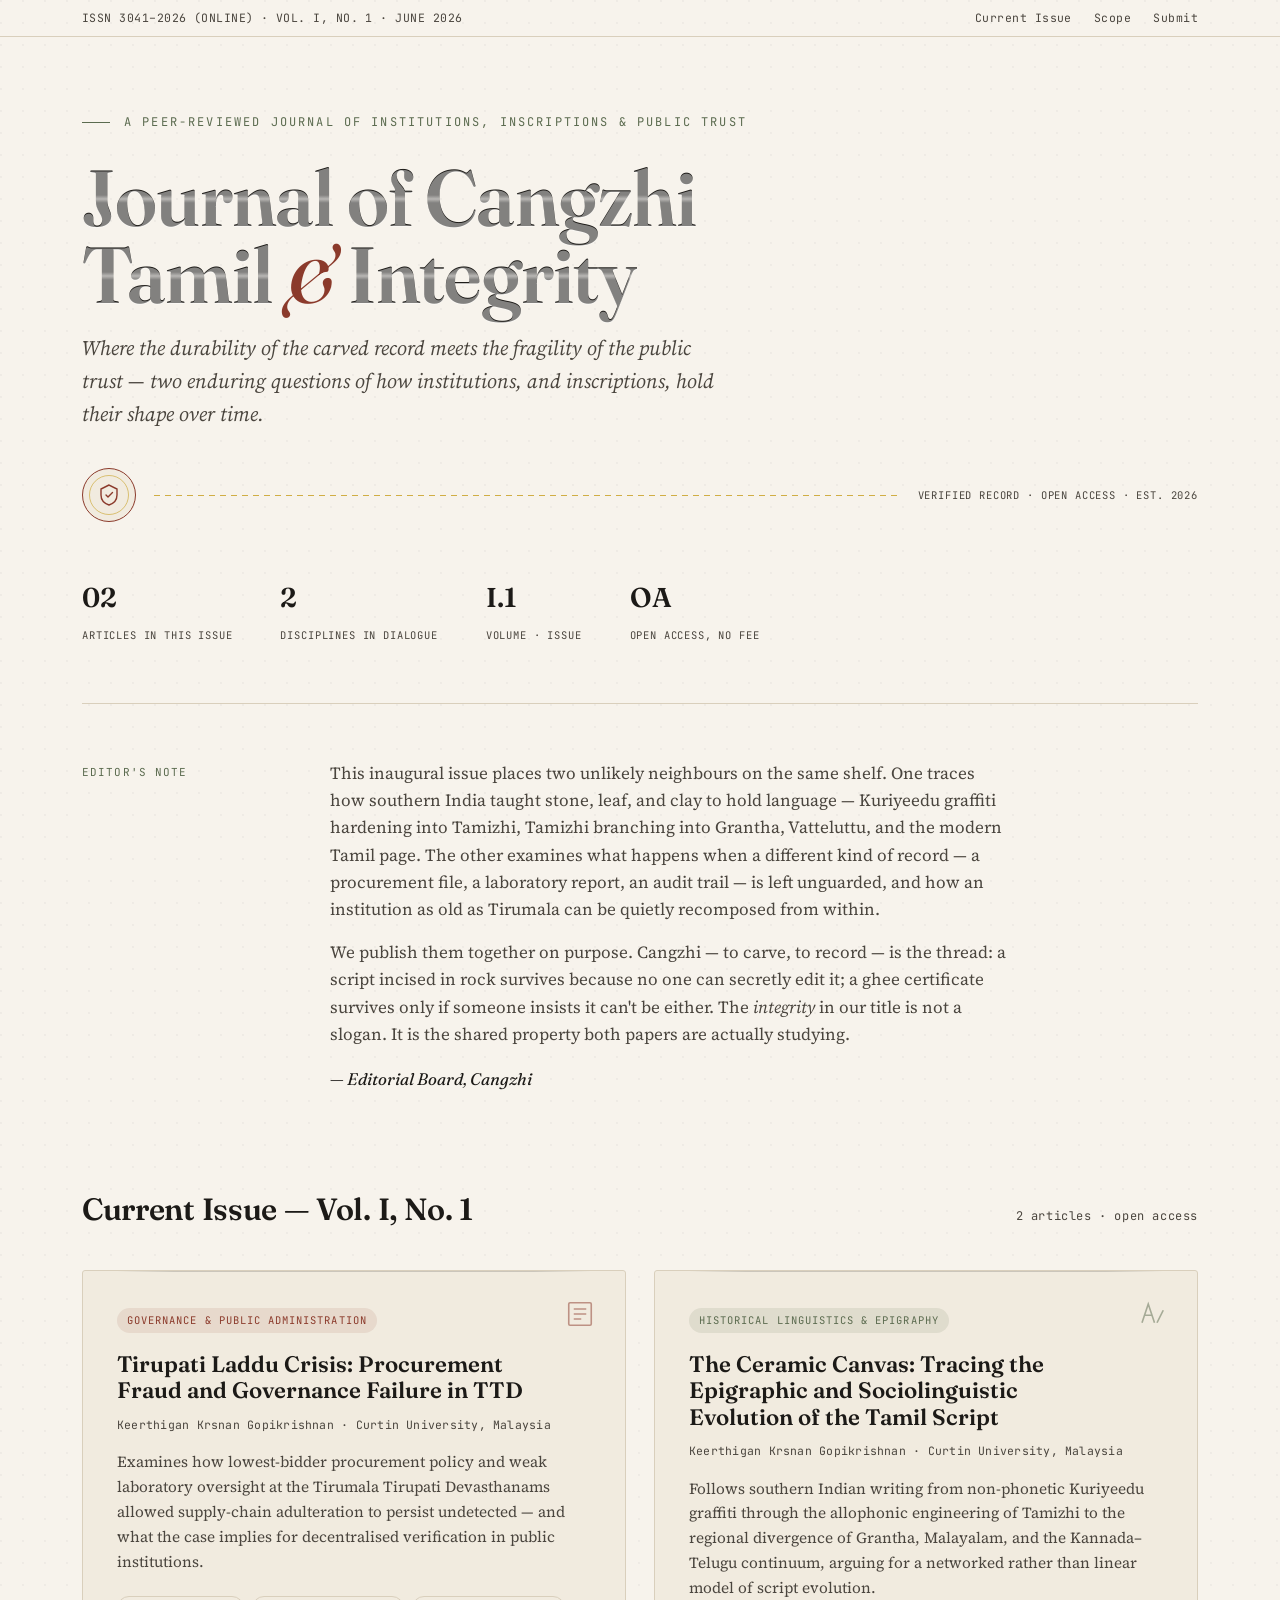
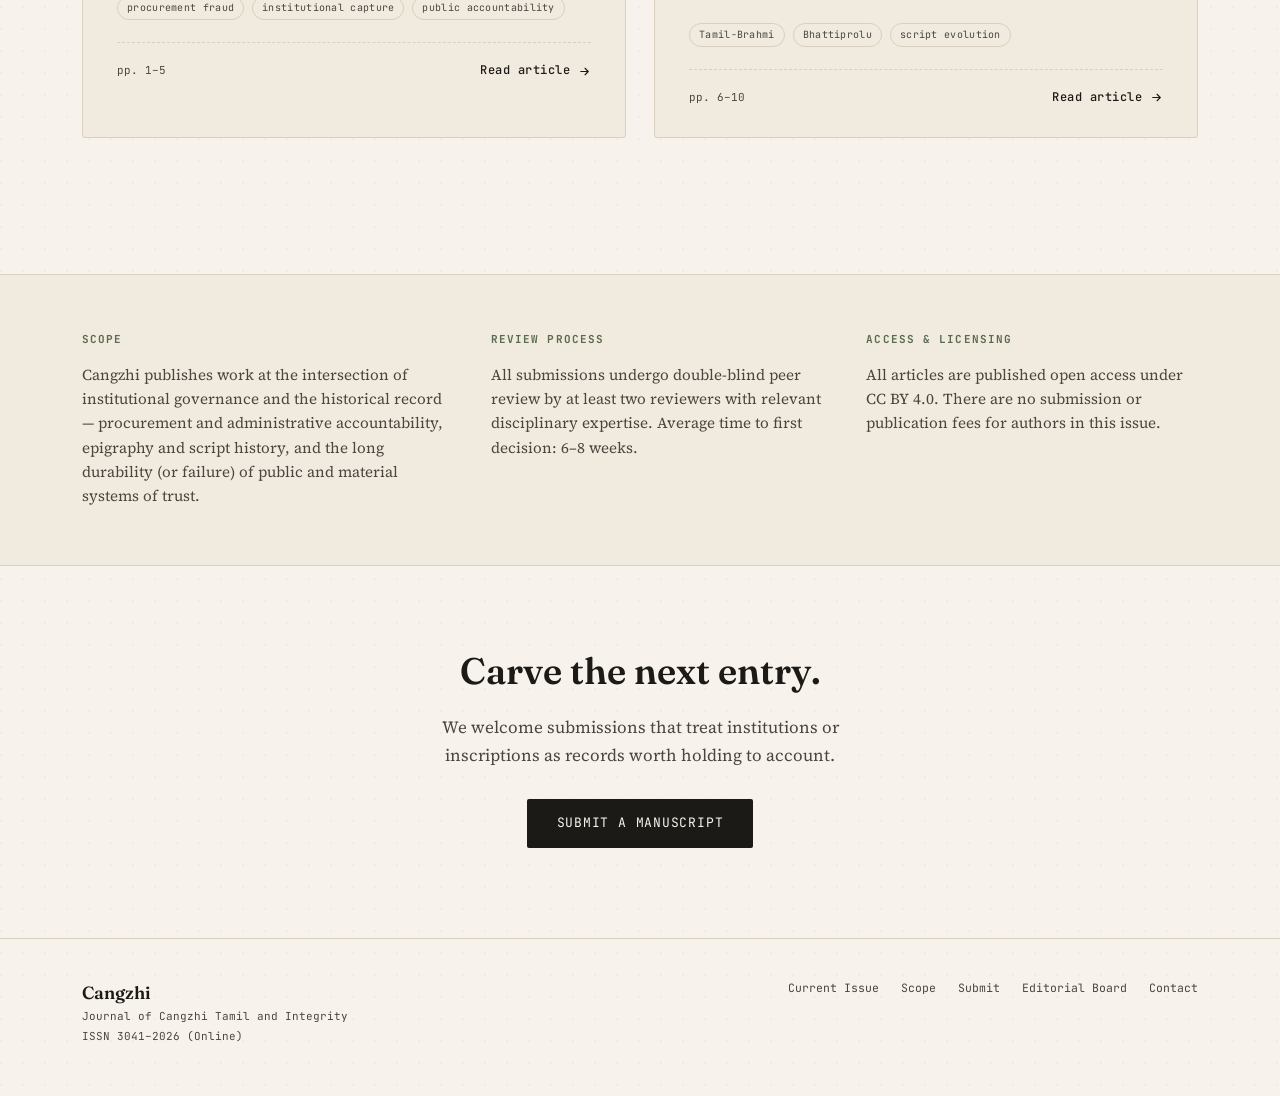
<file: index.html>
<!DOCTYPE html>
<html lang="en">
<head>
<meta charset="UTF-8">
<meta name="viewport" content="width=device-width, initial-scale=1.0">
<title>Journal of Cangzhi Tamil and Integrity</title>
<link rel="preconnect" href="https://fonts.googleapis.com">
<link rel="preconnect" href="https://fonts.gstatic.com" crossorigin>
<link href="https://fonts.googleapis.com/css2?family=Fraunces:opsz,wght@9..144,300;9..144,500;9..144,600;9..144,700&family=Source+Serif+4:ital,wght@0,400;0,500;0,600;1,400&family=JetBrains+Mono:wght@400;500&display=swap" rel="stylesheet">
<style>
  :root{
    --bg: #F7F3EC;
    --bg-raised: #F1EBDF;
    --ink: #1C1A17;
    --ink-soft: #4A453E;
    --rule: #D9CFBC;
    --terracotta: #8B3A2B;
    --verdigris: #5B6B4F;
    --brass: #C9A227;
    --paper-shadow: rgba(28,26,23,0.08);
  }

  *{ box-sizing: border-box; }
  html{ scroll-behavior: smooth; }
  body{
    margin:0;
    background: var(--bg);
    background-image:
      radial-gradient(circle at 1px 1px, rgba(28,26,23,0.035) 1px, transparent 0);
    background-size: 22px 22px;
    color: var(--ink);
    font-family: 'Source Serif 4', Georgia, serif;
    font-size: 17px;
    line-height: 1.6;
  }

  a{ color: inherit; }

  .wrap{
    max-width: 1180px;
    margin: 0 auto;
    padding: 0 32px;
  }

  .skip-link{
    position:absolute; left:-999px; top:auto;
  }
  .skip-link:focus{
    left: 16px; top: 16px; z-index: 999;
    background: var(--ink); color: var(--bg);
    padding: 8px 14px; border-radius: 2px;
  }
  a:focus-visible, button:focus-visible, input:focus-visible{
    outline: 2px solid var(--terracotta);
    outline-offset: 3px;
  }

  .utility-bar{
    border-bottom: 1px solid var(--rule);
    font-family: 'JetBrains Mono', monospace;
    font-size: 11.5px;
    letter-spacing: 0.04em;
    color: var(--ink-soft);
  }
  .utility-bar .wrap{
    display:flex;
    justify-content: space-between;
    align-items:center;
    padding: 9px 32px;
    flex-wrap: wrap;
    gap: 8px;
  }
  .utility-bar .issn{ text-transform: uppercase; }
  .utility-bar nav{ display:flex; gap: 22px; }
  .utility-bar nav a{ text-decoration:none; color: var(--ink-soft); }
  .utility-bar nav a:hover{ color: var(--terracotta); }

  header.masthead{
    padding: 64px 0 0;
    position: relative;
    overflow: hidden;
  }
  .masthead .wrap{ position: relative; }

  .eyebrow{
    font-family: 'JetBrains Mono', monospace;
    font-size: 12px;
    letter-spacing: 0.18em;
    text-transform: uppercase;
    color: var(--verdigris);
    display:flex;
    align-items:center;
    gap: 14px;
    margin-bottom: 26px;
  }
  .eyebrow::before{
    content:"";
    width: 28px; height: 1px;
    background: var(--verdigris);
    display:inline-block;
  }

  .title-block{
    max-width: 920px;
  }

  h1.journal-title{
    font-family: 'Fraunces', serif;
    font-optical-sizing: auto;
    font-weight: 600;
    font-size: clamp(2.6rem, 6.2vw, 5.1rem);
    line-height: 0.98;
    letter-spacing: -0.01em;
    margin: 0 0 8px;
    color: var(--ink);
  }
  h1.journal-title .carve{
    background: linear-gradient(180deg, var(--ink) 48%, rgba(28,26,23,0.55) 52%, var(--ink) 56%);
    -webkit-background-clip: text;
    background-clip: text;
    -webkit-text-fill-color: transparent;
    text-shadow: 0 1px 0 rgba(255,255,255,0.45);
  }
  h1.journal-title em{
    font-style: italic;
    font-weight: 500;
    color: var(--terracotta);
  }

  .subtitle{
    font-family: 'Source Serif 4', serif;
    font-style: italic;
    font-size: clamp(1.05rem, 1.6vw, 1.35rem);
    color: var(--ink-soft);
    max-width: 640px;
    margin: 18px 0 38px;
  }

  .seal-line{
    display:flex;
    align-items:center;
    gap: 18px;
    margin: 0 0 54px;
  }
  .seal-line .rule{
    flex:1;
    height:1px;
    background: repeating-linear-gradient(90deg, var(--brass) 0 6px, transparent 6px 11px);
    opacity: 0.85;
  }
  .seal{
    width: 54px; height: 54px;
    border-radius: 50%;
    border: 1.5px solid var(--terracotta);
    display:flex;
    align-items:center;
    justify-content:center;
    flex-shrink:0;
    position:relative;
    background: var(--bg-raised);
  }
  .seal::before{
    content:"";
    position:absolute;
    inset: 6px;
    border: 1px solid var(--brass);
    border-radius:50%;
    opacity:0.6;
  }
  .seal svg{ width: 24px; height: 24px; }
  .seal-caption{
    font-family:'JetBrains Mono', monospace;
    font-size: 10.5px;
    letter-spacing: 0.08em;
    text-transform: uppercase;
    color: var(--ink-soft);
    white-space: nowrap;
  }

  .masthead-meta{
    display:flex;
    gap: 48px;
    flex-wrap: wrap;
    padding-bottom: 56px;
    border-bottom: 1px solid var(--rule);
  }
  .meta-item .num{
    font-family:'Fraunces', serif;
    font-weight: 600;
    font-size: 1.7rem;
    color: var(--ink);
    display:block;
  }
  .meta-item .lbl{
    font-family:'JetBrains Mono', monospace;
    font-size: 10.5px;
    letter-spacing: 0.08em;
    text-transform: uppercase;
    color: var(--ink-soft);
  }

  .editorial{
    padding: 56px 0 8px;
  }
  .editorial .grid{
    display:grid;
    grid-template-columns: 200px 1fr;
    gap: 48px;
  }
  .editorial .label-col{
    font-family:'JetBrains Mono', monospace;
    font-size: 11px;
    letter-spacing: 0.1em;
    text-transform: uppercase;
    color: var(--verdigris);
    padding-top: 4px;
  }
  .editorial p{
    margin: 0 0 16px;
    color: var(--ink-soft);
    max-width: 680px;
  }
  .editorial p:last-child{ margin-bottom:0; }
  .editorial .sign{
    font-family:'Fraunces', serif;
    font-style: italic;
    color: var(--ink);
    margin-top: 18px;
    font-size: 1.05rem;
  }

  .section-head{
    display:flex;
    align-items:baseline;
    justify-content: space-between;
    margin: 84px 0 36px;
    gap: 24px;
    flex-wrap: wrap;
  }
  .section-head h2{
    font-family:'Fraunces', serif;
    font-weight: 600;
    font-size: clamp(1.5rem, 2.4vw, 2rem);
    margin:0;
    letter-spacing: -0.01em;
  }
  .section-head .count{
    font-family:'JetBrains Mono', monospace;
    font-size: 12px;
    color: var(--ink-soft);
    letter-spacing: 0.05em;
  }

  .articles{
    display:grid;
    grid-template-columns: 1fr 1fr;
    gap: 28px;
    padding-bottom: 40px;
  }

  .tablet{
    background: var(--bg-raised);
    border: 1px solid var(--rule);
    border-radius: 3px;
    padding: 34px 34px 30px;
    position: relative;
    transition: transform 0.25s ease, box-shadow 0.25s ease, border-color 0.25s ease;
  }
  .tablet::before{
    content:"";
    position:absolute;
    top: 0; left: 34px; right: 34px;
    height: 1px;
    background: linear-gradient(90deg, transparent, rgba(28,26,23,0.18) 12%, rgba(28,26,23,0.18) 88%, transparent);
  }
  .tablet:hover{
    transform: translateY(-3px);
    box-shadow: 0 14px 28px var(--paper-shadow);
    border-color: var(--accent-color, var(--terracotta));
  }
  .tablet.tag-governance{ --accent-color: var(--terracotta); }
  .tablet.tag-script{ --accent-color: var(--verdigris); }

  .tablet-mark{
    position:absolute;
    top: 28px; right: 30px;
    width: 30px; height: 30px;
    opacity: 0.5;
  }
  .tablet-mark svg{ width:100%; height:100%; }
  .tag-governance .tablet-mark{ color: var(--terracotta); }
  .tag-script .tablet-mark{ color: var(--verdigris); }

  .field-tag{
    font-family:'JetBrains Mono', monospace;
    font-size: 10.5px;
    letter-spacing: 0.1em;
    text-transform: uppercase;
    padding: 4px 10px;
    border-radius: 100px;
    display: inline-block;
    margin-bottom: 18px;
  }
  .tag-governance .field-tag{ background: rgba(139,58,43,0.1); color: var(--terracotta); }
  .tag-script .field-tag{ background: rgba(91,107,79,0.12); color: var(--verdigris); }

  .tablet h3{
    font-family:'Fraunces', serif;
    font-weight: 600;
    font-size: 1.4rem;
    line-height: 1.18;
    margin: 0 0 12px;
    max-width: 92%;
  }
  .tablet h3 a{ text-decoration: none; }
  .tablet h3 a:hover{ color: var(--accent-color); }

  .tablet .byline{
    font-family:'JetBrains Mono', monospace;
    font-size: 11.5px;
    color: var(--ink-soft);
    margin-bottom: 16px;
    letter-spacing: 0.02em;
  }

  .tablet .abstract{
    color: var(--ink-soft);
    font-size: 0.96rem;
    line-height: 1.62;
    margin: 0 0 22px;
  }

  .tablet .kw-row{
    display:flex;
    flex-wrap:wrap;
    gap: 8px;
    margin-bottom: 22px;
  }
  .kw{
    font-family:'JetBrains Mono', monospace;
    font-size: 10px;
    letter-spacing: 0.03em;
    color: var(--ink-soft);
    border: 1px solid var(--rule);
    padding: 3px 9px;
    border-radius: 100px;
  }

  .tablet .foot-row{
    display:flex;
    align-items:center;
    justify-content: space-between;
    padding-top: 18px;
    border-top: 1px dashed var(--rule);
  }
  .read-link{
    font-family:'JetBrains Mono', monospace;
    font-size: 12px;
    letter-spacing: 0.04em;
    text-decoration:none;
    display:inline-flex;
    align-items:center;
    gap: 8px;
    color: var(--ink);
    font-weight: 500;
  }
  .read-link svg{ width:13px; height:13px; transition: transform 0.2s ease; }
  .read-link:hover svg{ transform: translateX(3px); }
  .tablet .pages{
    font-family:'JetBrains Mono', monospace;
    font-size: 11px;
    color: var(--ink-soft);
  }

  @media (max-width: 760px){
    .articles{ grid-template-columns: 1fr; }
    .editorial .grid{ grid-template-columns: 1fr; gap: 14px; }
    .masthead-meta{ gap: 30px; }
  }

  .scope{
    margin-top: 96px;
    padding: 56px 0;
    border-top: 1px solid var(--rule);
    border-bottom: 1px solid var(--rule);
    background: var(--bg-raised);
  }
  .scope .wrap{
    display:grid;
    grid-template-columns: 1.1fr 1fr 1fr;
    gap: 44px;
  }
  .scope h4{
    font-family:'JetBrains Mono', monospace;
    font-size: 11px;
    letter-spacing: 0.1em;
    text-transform: uppercase;
    color: var(--verdigris);
    margin: 0 0 14px;
  }
  .scope p{
    color: var(--ink-soft);
    font-size: 0.95rem;
    margin:0;
  }
  @media (max-width: 760px){
    .scope .wrap{ grid-template-columns: 1fr; gap: 28px; }
  }

  .submit-cta{
    padding: 76px 0 90px;
    text-align:center;
  }
  .submit-cta h2{
    font-family:'Fraunces', serif;
    font-weight: 600;
    font-size: clamp(1.6rem, 3vw, 2.3rem);
    margin: 0 0 14px;
  }
  .submit-cta p{
    color: var(--ink-soft);
    max-width: 480px;
    margin: 0 auto 30px;
  }
  .btn-submit{
    font-family:'JetBrains Mono', monospace;
    font-size: 13px;
    letter-spacing: 0.06em;
    text-transform: uppercase;
    text-decoration:none;
    color: var(--bg);
    background: var(--ink);
    padding: 14px 30px;
    border-radius: 2px;
    display:inline-block;
    transition: background 0.2s ease;
  }
  .btn-submit:hover{ background: var(--terracotta); }

  footer{
    border-top: 1px solid var(--rule);
    padding: 40px 0 50px;
  }
  footer .wrap{
    display:flex;
    justify-content: space-between;
    align-items:flex-start;
    flex-wrap: wrap;
    gap: 24px;
  }
  footer .fmark{
    font-family:'Fraunces', serif;
    font-weight: 600;
    font-size: 1.1rem;
  }
  footer .fmeta{
    font-family:'JetBrains Mono', monospace;
    font-size: 11px;
    color: var(--ink-soft);
    line-height: 1.8;
  }
  footer nav{ display:flex; gap: 22px; flex-wrap:wrap; }
  footer nav a{
    font-family:'JetBrains Mono', monospace;
    font-size: 11.5px;
    text-decoration:none;
    color: var(--ink-soft);
  }
  footer nav a:hover{ color: var(--terracotta); }

  @media (prefers-reduced-motion: reduce){
    *{ transition: none !important; scroll-behavior: auto !important; }
  }
</style>
</head>
<body>

<a class="skip-link" href="#main">Skip to articles</a>

<div class="utility-bar">
  <div class="wrap">
    <span class="issn">ISSN 3041–2026 (Online) · Vol. I, No. 1 · June 2026</span>
    <nav>
      <a href="#main">Current Issue</a>
      <a href="#scope">Scope</a>
      <a href="#submit">Submit</a>
    </nav>
  </div>
</div>

<header class="masthead">
  <div class="wrap">
    <p class="eyebrow">A peer-reviewed journal of institutions, inscriptions &amp; public trust</p>

    <div class="title-block">
      <h1 class="journal-title"><span class="carve">Journal of Cangzhi</span><br><span class="carve">Tamil</span> <em>&amp;</em> <span class="carve">Integrity</span></h1>
      <p class="subtitle">Where the durability of the carved record meets the fragility of the public trust — two enduring questions of how institutions, and inscriptions, hold their shape over time.</p>
    </div>

    <div class="seal-line">
      <span class="seal" aria-hidden="true">
        <svg viewBox="0 0 24 24" fill="none" stroke="currentColor" stroke-width="1.4" style="color:var(--terracotta)">
          <path d="M12 2 L4 6 V12 C4 17 7.5 20.5 12 22 C16.5 20.5 20 17 20 12 V6 Z"/>
          <path d="M9 12 L11 14 L15.5 9.5" stroke-linecap="round" stroke-linejoin="round"/>
        </svg>
      </span>
      <span class="rule" aria-hidden="true"></span>
      <span class="seal-caption">verified record · open access · est. 2026</span>
    </div>

    <div class="masthead-meta">
      <div class="meta-item">
        <span class="num">02</span>
        <span class="lbl">Articles in this issue</span>
      </div>
      <div class="meta-item">
        <span class="num">2</span>
        <span class="lbl">Disciplines in dialogue</span>
      </div>
      <div class="meta-item">
        <span class="num">I.1</span>
        <span class="lbl">Volume · Issue</span>
      </div>
      <div class="meta-item">
        <span class="num">OA</span>
        <span class="lbl">Open access, no fee</span>
      </div>
    </div>
  </div>
</header>

<section class="editorial">
  <div class="wrap">
    <div class="grid">
      <div class="label-col">Editor's&nbsp;Note</div>
      <div>
        <p>This inaugural issue places two unlikely neighbours on the same shelf. One traces how southern India taught stone, leaf, and clay to hold language — Kuriyeedu graffiti hardening into Tamizhi, Tamizhi branching into Grantha, Vatteluttu, and the modern Tamil page. The other examines what happens when a different kind of record — a procurement file, a laboratory report, an audit trail — is left unguarded, and how an institution as old as Tirumala can be quietly recomposed from within.</p>
        <p>We publish them together on purpose. Cangzhi — to carve, to record — is the thread: a script incised in rock survives because no one can secretly edit it; a ghee certificate survives only if someone insists it can't be either. The <em style="font-style:italic">integrity</em> in our title is not a slogan. It is the shared property both papers are actually studying.</p>
        <p class="sign">— Editorial Board, Cangzhi</p>
      </div>
    </div>
  </div>
</section>

<main id="main" class="wrap">
  <div class="section-head">
    <h2>Current Issue — Vol. I, No. 1</h2>
    <span class="count">2 articles · open access</span>
  </div>

  <div class="articles">

    <article class="tablet tag-governance">
      <span class="tablet-mark" aria-hidden="true">
        <svg viewBox="0 0 24 24" fill="none" stroke="currentColor" stroke-width="1.3">
          <rect x="3" y="3" width="18" height="18" rx="1"/>
          <path d="M7 8h10M7 12h10M7 16h6"/>
        </svg>
      </span>
      <span class="field-tag">Governance &amp; Public Administration</span>
      <h3><a href="#article-laddu">Tirupati Laddu Crisis: Procurement Fraud and Governance Failure in TTD</a></h3>
      <div class="byline">Keerthigan Krsnan Gopikrishnan · Curtin University, Malaysia</div>
      <p class="abstract">Examines how lowest-bidder procurement policy and weak laboratory oversight at the Tirumala Tirupati Devasthanams allowed supply-chain adulteration to persist undetected — and what the case implies for decentralised verification in public institutions.</p>
      <div class="kw-row">
        <span class="kw">procurement fraud</span>
        <span class="kw">institutional capture</span>
        <span class="kw">public accountability</span>
      </div>
      <div class="foot-row">
        <span class="pages">pp. 1–5</span>
        <a class="read-link" href="#article-laddu">Read article
          <svg viewBox="0 0 24 24" fill="none" stroke="currentColor" stroke-width="2"><path d="M5 12h14M13 6l6 6-6 6" stroke-linecap="round" stroke-linejoin="round"/></svg>
        </a>
      </div>
    </article>

    <article class="tablet tag-script">
      <span class="tablet-mark" aria-hidden="true">
        <svg viewBox="0 0 24 24" fill="none" stroke="currentColor" stroke-width="1.3">
          <path d="M4 19 L9 4 L14 19 M6.2 13 H11.8"/>
          <path d="M16 19 L21 9"/>
        </svg>
      </span>
      <span class="field-tag">Historical Linguistics &amp; Epigraphy</span>
      <h3><a href="#article-tamil">The Ceramic Canvas: Tracing the Epigraphic and Sociolinguistic Evolution of the Tamil Script</a></h3>
      <div class="byline">Keerthigan Krsnan Gopikrishnan · Curtin University, Malaysia</div>
      <p class="abstract">Follows southern Indian writing from non-phonetic Kuriyeedu graffiti through the allophonic engineering of Tamizhi to the regional divergence of Grantha, Malayalam, and the Kannada–Telugu continuum, arguing for a networked rather than linear model of script evolution.</p>
      <div class="kw-row">
        <span class="kw">Tamil-Brahmi</span>
        <span class="kw">Bhattiprolu</span>
        <span class="kw">script evolution</span>
      </div>
      <div class="foot-row">
        <span class="pages">pp. 6–10</span>
        <a class="read-link" href="#article-tamil">Read article
          <svg viewBox="0 0 24 24" fill="none" stroke="currentColor" stroke-width="2"><path d="M5 12h14M13 6l6 6-6 6" stroke-linecap="round" stroke-linejoin="round"/></svg>
        </a>
      </div>
    </article>

  </div>
</main>

<section class="scope" id="scope">
  <div class="wrap">
    <div>
      <h4>Scope</h4>
      <p>Cangzhi publishes work at the intersection of institutional governance and the historical record — procurement and administrative accountability, epigraphy and script history, and the long durability (or failure) of public and material systems of trust.</p>
    </div>
    <div>
      <h4>Review Process</h4>
      <p>All submissions undergo double-blind peer review by at least two reviewers with relevant disciplinary expertise. Average time to first decision: 6–8 weeks.</p>
    </div>
    <div>
      <h4>Access &amp; Licensing</h4>
      <p>All articles are published open access under CC BY 4.0. There are no submission or publication fees for authors in this issue.</p>
    </div>
  </div>
</section>

<section class="submit-cta" id="submit">
  <div class="wrap">
    <h2>Carve the next entry.</h2>
    <p>We welcome submissions that treat institutions or inscriptions as records worth holding to account.</p>
    <a class="btn-submit" href="#">Submit a manuscript</a>
  </div>
</section>

<footer>
  <div class="wrap">
    <div>
      <div class="fmark">Cangzhi</div>
      <div class="fmeta">Journal of Cangzhi Tamil and Integrity<br>ISSN 3041–2026 (Online)</div>
    </div>
    <nav>
      <a href="#main">Current Issue</a>
      <a href="#scope">Scope</a>
      <a href="#submit">Submit</a>
      <a href="#">Editorial Board</a>
      <a href="#">Contact</a>
    </nav>
  </div>
</footer>

</body>
</html>
</file>
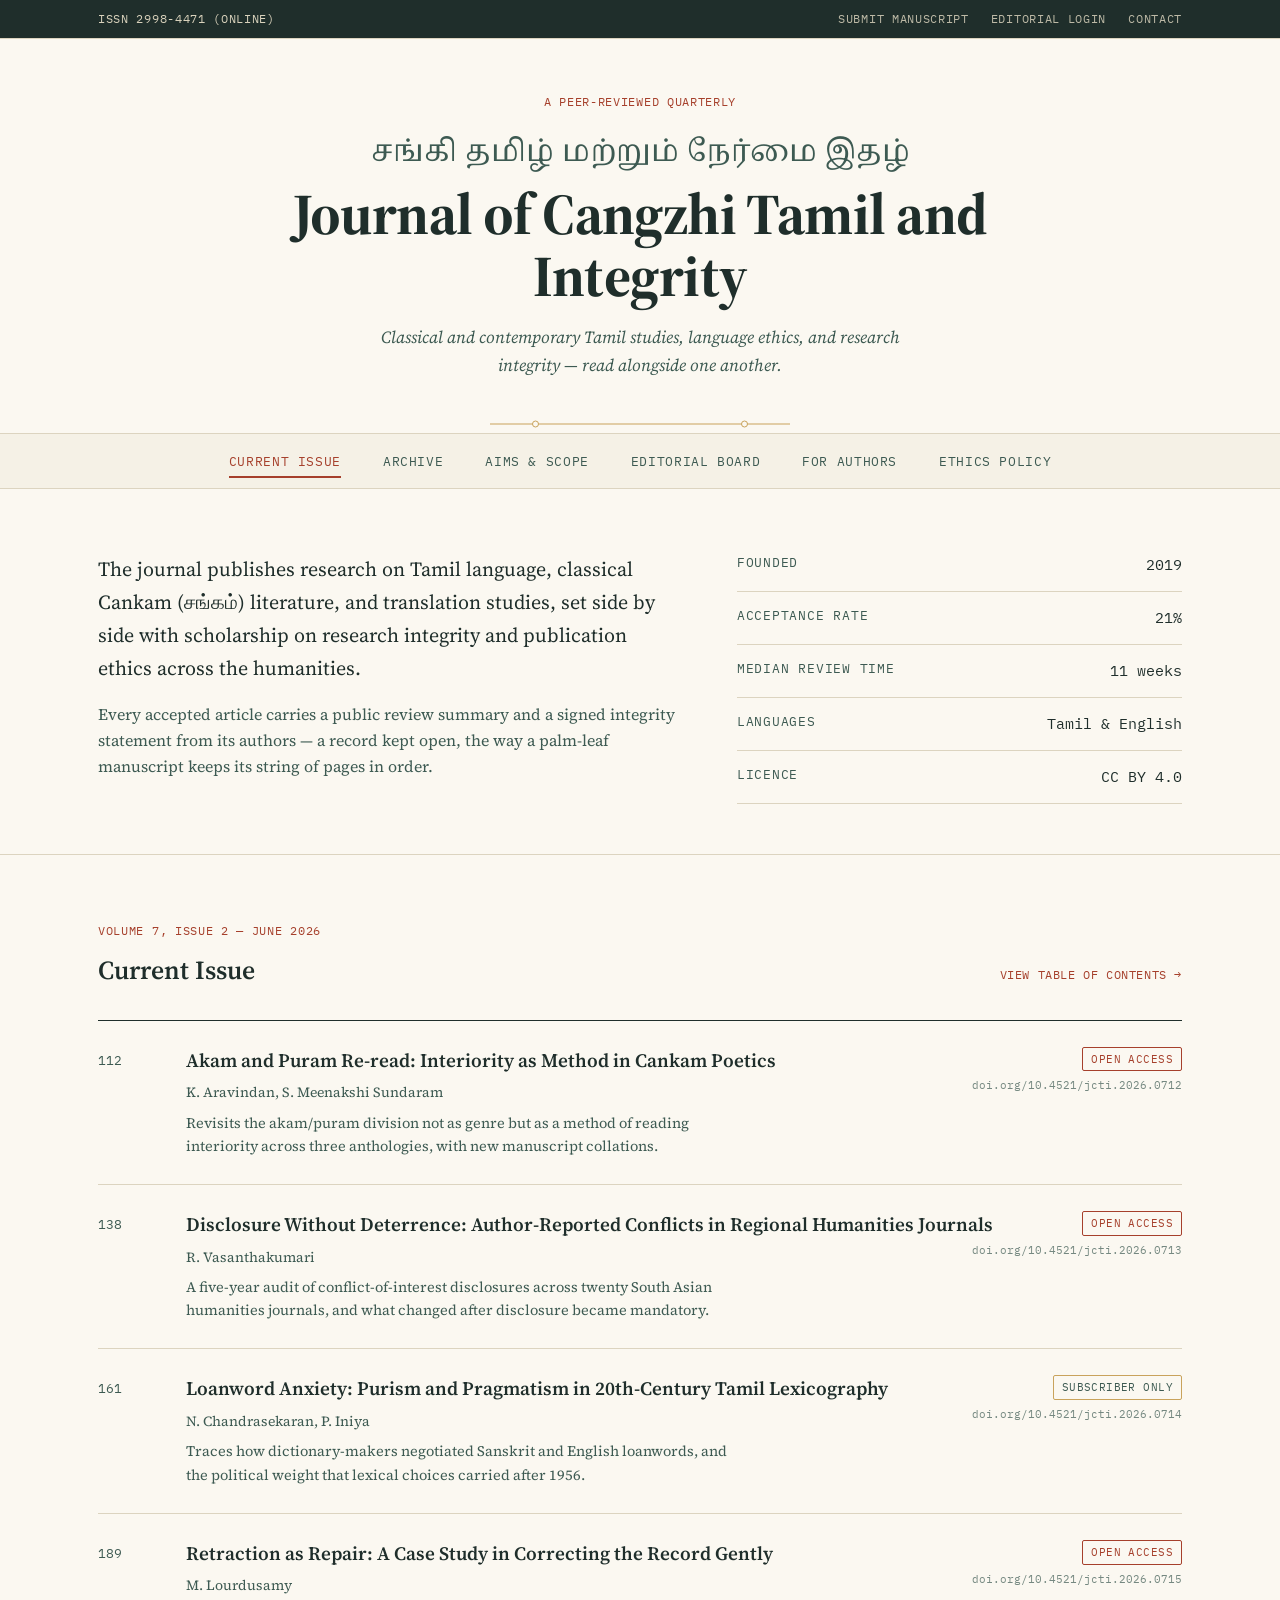
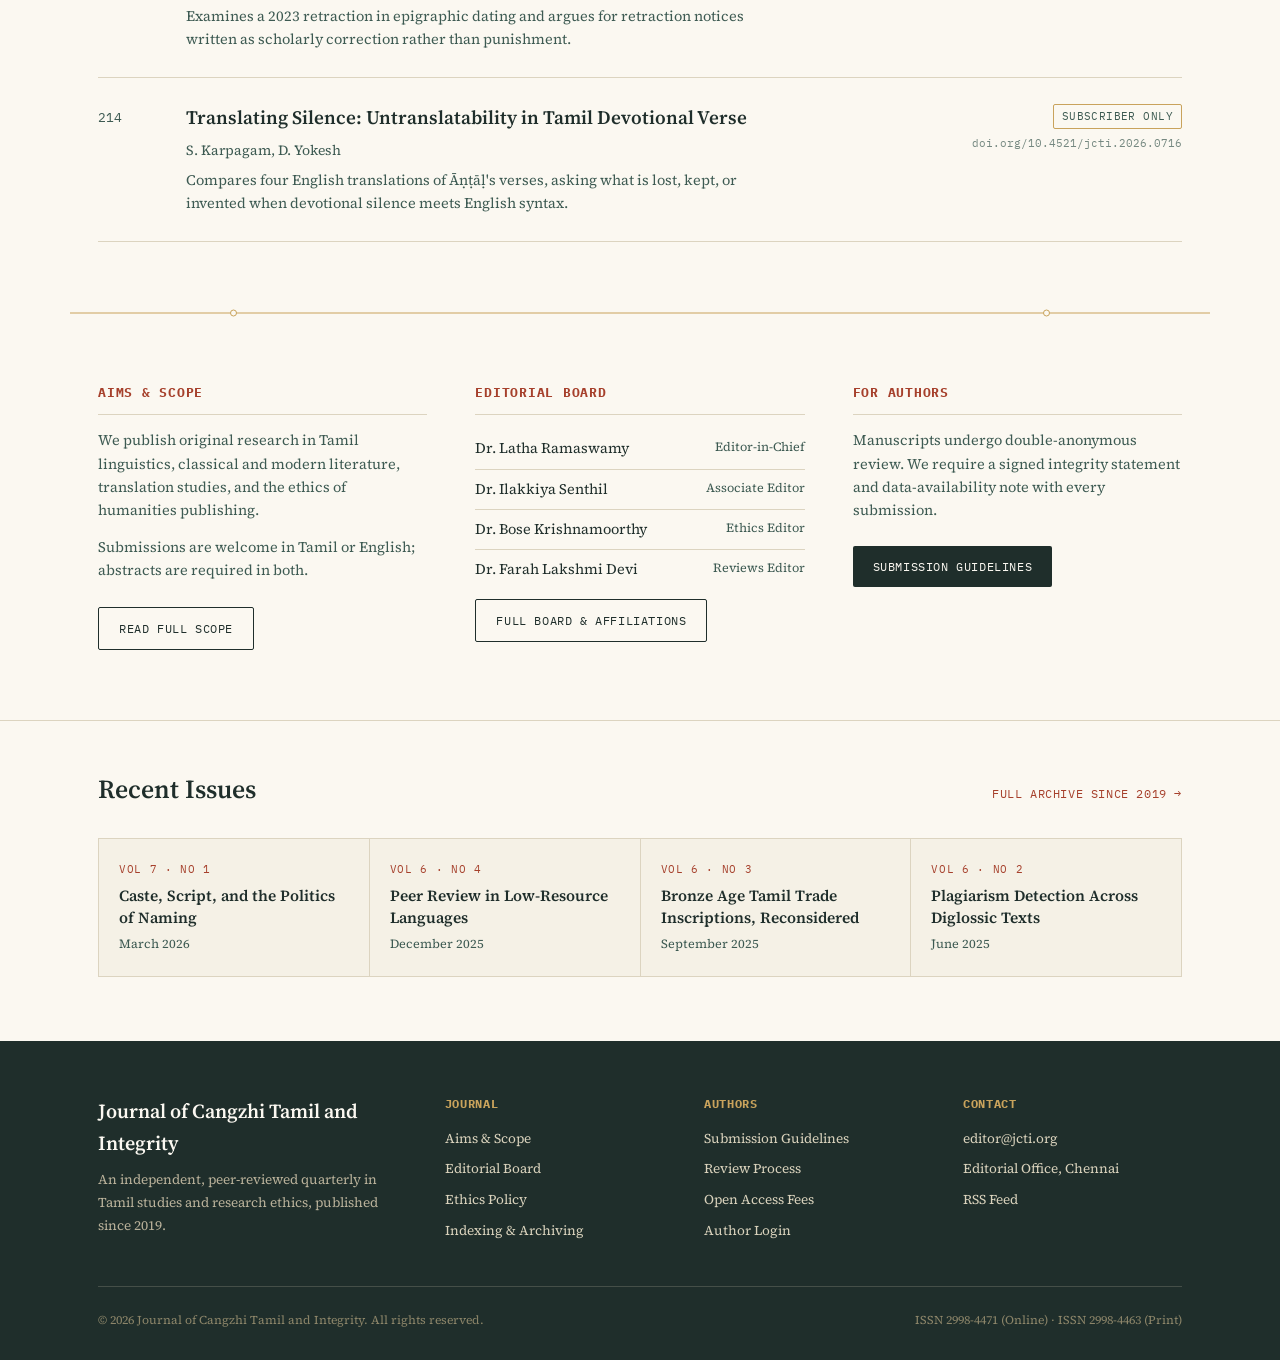
<file: journal-of-cangzhi-tamil-and-integrity.html>
<!DOCTYPE html>
<html lang="en">
<head>
<meta charset="UTF-8">
<meta name="viewport" content="width=device-width, initial-scale=1.0">
<title>Journal of Cangzhi Tamil and Integrity</title>
<link rel="preconnect" href="https://fonts.googleapis.com">
<link rel="preconnect" href="https://fonts.gstatic.com" crossorigin>
<link href="https://fonts.googleapis.com/css2?family=Noto+Serif+Tamil:wght@400;500;600;700&family=Source+Serif+4:opsz,wght@8..60,400;8..60,500;8..60,600;8..60,700&family=IBM+Plex+Mono:wght@400;500&display=swap" rel="stylesheet">
<style>
  :root{
    --bg:        #FBF8F1;
    --ink:       #1F2E2B;
    --ink-soft:  #3D5A52;
    --seal:      #A6402C;
    --gold:      #C9A35C;
    --line:      #DCD4C0;
    --card:      #F5F1E6;
    --max: 1140px;
  }

  *{ box-sizing:border-box; margin:0; padding:0; }

  body{
    background:var(--bg);
    color:var(--ink);
    font-family:'Source Serif 4', serif;
    font-size:16px;
    line-height:1.6;
    -webkit-font-smoothing:antialiased;
  }

  a{ color:inherit; text-decoration:none; }

  .wrap{ max-width:var(--max); margin:0 auto; padding:0 28px; }

  .mono{
    font-family:'IBM Plex Mono', monospace;
    letter-spacing:0.06em;
    text-transform:uppercase;
    font-size:11.5px;
  }

  /* ---------- palm-leaf strip signature element ---------- */
  .leaf-strip{
    position:relative;
    height:18px;
    margin:0 auto;
  }
  .leaf-strip::before{
    content:"";
    position:absolute;
    left:0; right:0; top:50%;
    height:1px;
    background:var(--gold);
    transform:translateY(-50%);
  }
  .leaf-strip .hole{
    position:absolute;
    top:50%;
    width:7px; height:7px;
    border-radius:50%;
    background:var(--bg);
    border:1px solid var(--gold);
    transform:translateY(-50%);
  }
  .leaf-strip .hole.l{ left:14%; }
  .leaf-strip .hole.r{ right:14%; }

  /* ---------- top utility bar ---------- */
  .utility-bar{
    border-bottom:1px solid var(--line);
    background:var(--ink);
  }
  .utility-bar .wrap{
    display:flex;
    justify-content:space-between;
    align-items:center;
    height:38px;
    color:#D9D2BC;
  }
  .utility-bar a{ color:#D9D2BC; opacity:0.85; }
  .utility-bar a:hover{ opacity:1; color:var(--gold); }
  .utility-links{ display:flex; gap:22px; }

  /* ---------- masthead ---------- */
  header.masthead{
    padding:54px 0 0;
    text-align:center;
  }
  .eyebrow{
    color:var(--seal);
    margin-bottom:18px;
  }
  .title-tamil{
    font-family:'Noto Serif Tamil', serif;
    font-size:clamp(22px,3vw,30px);
    color:var(--ink-soft);
    margin-bottom:6px;
  }
  h1.masthead-title{
    font-family:'Source Serif 4', serif;
    font-weight:700;
    font-size:clamp(34px,5.4vw,58px);
    line-height:1.06;
    letter-spacing:-0.01em;
    max-width:880px;
    margin:0 auto 18px;
  }
  .masthead-sub{
    color:var(--ink-soft);
    font-size:17px;
    max-width:560px;
    margin:0 auto 36px;
    font-style:italic;
  }

  nav.primary{
    border-top:1px solid var(--line);
    border-bottom:1px solid var(--line);
    background:var(--card);
  }
  nav.primary .wrap{
    display:flex;
    justify-content:center;
    gap:42px;
    height:54px;
    align-items:center;
    flex-wrap:wrap;
  }
  nav.primary a{
    font-family:'IBM Plex Mono', monospace;
    font-size:12.5px;
    letter-spacing:0.05em;
    text-transform:uppercase;
    color:var(--ink-soft);
    position:relative;
    padding:4px 0;
  }
  nav.primary a:hover, nav.primary a.active{ color:var(--seal); }
  nav.primary a.active::after{
    content:"";
    position:absolute; left:0; right:0; bottom:-3px;
    height:2px; background:var(--seal);
  }

  /* ---------- masthead statement (hero thesis) ---------- */
  section.statement{
    padding:64px 0 50px;
    border-bottom:1px solid var(--line);
  }
  .statement-grid{
    display:grid;
    grid-template-columns:1.3fr 1fr;
    gap:60px;
    align-items:start;
  }
  .statement-grid p{
    font-size:20px;
    line-height:1.65;
    color:var(--ink);
    max-width:640px;
  }
  .statement-grid p + p{ margin-top:16px; color:var(--ink-soft); font-size:16px; }
  .stat-list{
    display:flex;
    flex-direction:column;
    gap:0;
  }
  .stat-row{
    display:flex;
    justify-content:space-between;
    padding:14px 0;
    border-bottom:1px solid var(--line);
  }
  .stat-row:first-child{ padding-top:0; }
  .stat-row .label{ color:var(--ink-soft); font-size:13px; }
  .stat-row .val{
    font-family:'IBM Plex Mono', monospace;
    font-size:15px;
    color:var(--ink);
  }

  /* ---------- section headers ---------- */
  .section-head{
    display:flex;
    justify-content:space-between;
    align-items:baseline;
    margin:0 0 28px;
  }
  .section-head h2{
    font-size:26px;
    font-weight:600;
  }
  .section-head .see-all{
    font-family:'IBM Plex Mono', monospace;
    font-size:12px;
    letter-spacing:0.05em;
    text-transform:uppercase;
    color:var(--seal);
    white-space:nowrap;
  }
  .section-head .see-all:hover{ text-decoration:underline; }

  /* ---------- current issue ---------- */
  section.current-issue{ padding:62px 0; }
  .issue-tag{
    display:inline-block;
    color:var(--seal);
    margin-bottom:10px;
  }

  .article-bundle{
    border-top:1px solid var(--ink);
  }
  .article-row{
    display:grid;
    grid-template-columns:64px 1fr 150px;
    gap:24px;
    padding:26px 0;
    border-bottom:1px solid var(--line);
    align-items:start;
  }
  .article-row:hover{ background:rgba(201,163,92,0.08); }
  .article-row .pp{
    font-family:'IBM Plex Mono', monospace;
    font-size:13px;
    color:var(--ink-soft);
    padding-top:4px;
  }
  .article-row h3{
    font-size:19px;
    font-weight:600;
    line-height:1.4;
    margin-bottom:8px;
  }
  .article-row h3 a:hover{ color:var(--seal); }
  .article-row .authors{
    font-size:14px;
    color:var(--ink-soft);
    margin-bottom:8px;
  }
  .article-row .excerpt{
    font-size:14.5px;
    color:var(--ink-soft);
    max-width:560px;
  }
  .article-row .meta-col{
    text-align:right;
    display:flex;
    flex-direction:column;
    gap:6px;
    align-items:flex-end;
  }
  .badge{
    font-family:'IBM Plex Mono', monospace;
    font-size:10.5px;
    letter-spacing:0.04em;
    text-transform:uppercase;
    padding:3px 8px;
    border:1px solid var(--gold);
    color:var(--ink-soft);
    border-radius:2px;
  }
  .badge.oa{ border-color:var(--seal); color:var(--seal); }
  .doi{
    font-family:'IBM Plex Mono', monospace;
    font-size:11px;
    color:var(--ink-soft);
    opacity:0.7;
  }

  /* ---------- three-column lower section ---------- */
  section.about-cols{
    padding:60px 0 70px;
  }
  .cols-grid{
    display:grid;
    grid-template-columns:repeat(3,1fr);
    gap:48px;
  }
  .col-block h3{
    font-family:'IBM Plex Mono', monospace;
    font-size:12.5px;
    letter-spacing:0.06em;
    text-transform:uppercase;
    color:var(--seal);
    margin-bottom:14px;
    padding-bottom:12px;
    border-bottom:1px solid var(--line);
  }
  .col-block p{
    font-size:14.5px;
    color:var(--ink-soft);
    margin-bottom:14px;
  }
  .col-block ul{ list-style:none; }
  .col-block li{
    font-size:14.5px;
    padding:8px 0;
    border-bottom:1px solid var(--line);
    display:flex;
    justify-content:space-between;
    gap:10px;
  }
  .col-block li:last-child{ border-bottom:none; }
  .col-block li .role{ color:var(--ink-soft); font-size:12.5px; text-align:right; }

  .btn{
    display:inline-block;
    margin-top:10px;
    font-family:'IBM Plex Mono', monospace;
    font-size:12px;
    letter-spacing:0.05em;
    text-transform:uppercase;
    color:var(--bg);
    background:var(--ink);
    padding:11px 20px;
    border-radius:2px;
  }
  .btn:hover{ background:var(--seal); }
  .btn.ghost{
    background:transparent;
    color:var(--ink);
    border:1px solid var(--ink);
  }
  .btn.ghost:hover{ background:var(--ink); color:var(--bg); }

  /* ---------- archive strip ---------- */
  section.archive{
    padding:48px 0 64px;
    border-top:1px solid var(--line);
  }
  .archive-grid{
    display:grid;
    grid-template-columns:repeat(4,1fr);
    gap:1px;
    background:var(--line);
    border:1px solid var(--line);
  }
  .archive-cell{
    background:var(--card);
    padding:22px 20px;
  }
  .archive-cell .vol{
    font-family:'IBM Plex Mono', monospace;
    font-size:11px;
    color:var(--seal);
    margin-bottom:6px;
  }
  .archive-cell h4{
    font-size:15.5px;
    font-weight:600;
    line-height:1.4;
    margin-bottom:6px;
  }
  .archive-cell .when{
    font-size:12.5px;
    color:var(--ink-soft);
  }
  .archive-cell:hover{ background:#EFE8D6; }

  /* ---------- footer ---------- */
  footer{
    background:var(--ink);
    color:#D9D2BC;
    padding:54px 0 30px;
  }
  .footer-grid{
    display:grid;
    grid-template-columns:1.4fr 1fr 1fr 1fr;
    gap:40px;
    padding-bottom:36px;
    border-bottom:1px solid rgba(217,210,188,0.2);
  }
  footer h5{
    font-family:'IBM Plex Mono', monospace;
    font-size:11.5px;
    letter-spacing:0.06em;
    text-transform:uppercase;
    color:var(--gold);
    margin-bottom:14px;
  }
  footer .footer-title{
    font-family:'Source Serif 4', serif;
    font-size:20px;
    font-weight:600;
    color:var(--bg);
    margin-bottom:10px;
  }
  footer p{ font-size:13.5px; color:#B9B19A; line-height:1.7; }
  footer ul{ list-style:none; }
  footer li{ margin-bottom:9px; font-size:13.5px; }
  footer a:hover{ color:var(--gold); }
  .footer-bottom{
    display:flex;
    justify-content:space-between;
    padding-top:24px;
    font-size:12px;
    color:#8C8569;
    flex-wrap:wrap;
    gap:10px;
  }

  /* ---------- responsive ---------- */
  @media (max-width:880px){
    .statement-grid{ grid-template-columns:1fr; gap:32px; }
    .cols-grid{ grid-template-columns:1fr; gap:36px; }
    .archive-grid{ grid-template-columns:repeat(2,1fr); }
    .footer-grid{ grid-template-columns:1fr 1fr; gap:30px; }
    nav.primary .wrap{ gap:24px; }
  }
  @media (max-width:600px){
    .article-row{ grid-template-columns:40px 1fr; }
    .article-row .meta-col{ grid-column:1 / -1; flex-direction:row; align-items:center; justify-content:flex-start; margin-top:10px; }
    .archive-grid{ grid-template-columns:1fr; }
    .footer-grid{ grid-template-columns:1fr; gap:28px; }
    .utility-links{ gap:14px; }
    h1.masthead-title{ font-size:clamp(28px,8vw,40px); }
  }

  :focus-visible{
    outline:2px solid var(--seal);
    outline-offset:2px;
  }

  @media (prefers-reduced-motion: reduce){
    *{ transition:none !important; }
  }
</style>
</head>
<body>

<div class="utility-bar">
  <div class="wrap">
    <span class="mono">ISSN 2998-4471 (Online)</span>
    <div class="utility-links mono">
      <a href="#">Submit Manuscript</a>
      <a href="#">Editorial Login</a>
      <a href="#">Contact</a>
    </div>
  </div>
</div>

<header class="masthead">
  <div class="wrap">
    <div class="eyebrow mono">A Peer-Reviewed Quarterly</div>
    <div class="title-tamil">சங்கி தமிழ் மற்றும் நேர்மை இதழ்</div>
    <h1 class="masthead-title">Journal of Cangzhi Tamil and Integrity</h1>
    <p class="masthead-sub">Classical and contemporary Tamil studies, language ethics, and research integrity — read alongside one another.</p>
  </div>
  <div class="leaf-strip" style="max-width:300px;"><span class="hole l"></span><span class="hole r"></span></div>
</header>

<nav class="primary">
  <div class="wrap">
    <a href="#" class="active">Current Issue</a>
    <a href="#">Archive</a>
    <a href="#">Aims &amp; Scope</a>
    <a href="#">Editorial Board</a>
    <a href="#">For Authors</a>
    <a href="#">Ethics Policy</a>
  </div>
</nav>

<section class="statement">
  <div class="wrap statement-grid">
    <div>
      <p>The journal publishes research on Tamil language, classical Cankam (சங்கம்) literature, and translation studies, set side by side with scholarship on research integrity and publication ethics across the humanities.</p>
      <p>Every accepted article carries a public review summary and a signed integrity statement from its authors — a record kept open, the way a palm-leaf manuscript keeps its string of pages in order.</p>
    </div>
    <div class="stat-list">
      <div class="stat-row"><span class="label mono">Founded</span><span class="val">2019</span></div>
      <div class="stat-row"><span class="label mono">Acceptance rate</span><span class="val">21%</span></div>
      <div class="stat-row"><span class="label mono">Median review time</span><span class="val">11 weeks</span></div>
      <div class="stat-row"><span class="label mono">Languages</span><span class="val">Tamil &amp; English</span></div>
      <div class="stat-row"><span class="label mono">Licence</span><span class="val">CC BY 4.0</span></div>
    </div>
  </div>
</section>

<section class="current-issue">
  <div class="wrap">
    <div class="issue-tag mono">Volume 7, Issue 2 — June 2026</div>
    <div class="section-head">
      <h2>Current Issue</h2>
      <a href="#" class="see-all">View table of contents →</a>
    </div>

    <div class="article-bundle">
      <article class="article-row">
        <div class="pp">112</div>
        <div>
          <h3><a href="#">Akam and Puram Re-read: Interiority as Method in Cankam Poetics</a></h3>
          <div class="authors">K. Aravindan, S. Meenakshi Sundaram</div>
          <p class="excerpt">Revisits the akam/puram division not as genre but as a method of reading interiority across three anthologies, with new manuscript collations.</p>
        </div>
        <div class="meta-col">
          <span class="badge oa">Open Access</span>
          <span class="doi">doi.org/10.4521/jcti.2026.0712</span>
        </div>
      </article>

      <article class="article-row">
        <div class="pp">138</div>
        <div>
          <h3><a href="#">Disclosure Without Deterrence: Author-Reported Conflicts in Regional Humanities Journals</a></h3>
          <div class="authors">R. Vasanthakumari</div>
          <p class="excerpt">A five-year audit of conflict-of-interest disclosures across twenty South Asian humanities journals, and what changed after disclosure became mandatory.</p>
        </div>
        <div class="meta-col">
          <span class="badge oa">Open Access</span>
          <span class="doi">doi.org/10.4521/jcti.2026.0713</span>
        </div>
      </article>

      <article class="article-row">
        <div class="pp">161</div>
        <div>
          <h3><a href="#">Loanword Anxiety: Purism and Pragmatism in 20th-Century Tamil Lexicography</a></h3>
          <div class="authors">N. Chandrasekaran, P. Iniya</div>
          <p class="excerpt">Traces how dictionary-makers negotiated Sanskrit and English loanwords, and the political weight that lexical choices carried after 1956.</p>
        </div>
        <div class="meta-col">
          <span class="badge">Subscriber Only</span>
          <span class="doi">doi.org/10.4521/jcti.2026.0714</span>
        </div>
      </article>

      <article class="article-row">
        <div class="pp">189</div>
        <div>
          <h3><a href="#">Retraction as Repair: A Case Study in Correcting the Record Gently</a></h3>
          <div class="authors">M. Lourdusamy</div>
          <p class="excerpt">Examines a 2023 retraction in epigraphic dating and argues for retraction notices written as scholarly correction rather than punishment.</p>
        </div>
        <div class="meta-col">
          <span class="badge oa">Open Access</span>
          <span class="doi">doi.org/10.4521/jcti.2026.0715</span>
        </div>
      </article>

      <article class="article-row">
        <div class="pp">214</div>
        <div>
          <h3><a href="#">Translating Silence: Untranslatability in Tamil Devotional Verse</a></h3>
          <div class="authors">S. Karpagam, D. Yokesh</div>
          <p class="excerpt">Compares four English translations of Āṇṭāḷ's verses, asking what is lost, kept, or invented when devotional silence meets English syntax.</p>
        </div>
        <div class="meta-col">
          <span class="badge">Subscriber Only</span>
          <span class="doi">doi.org/10.4521/jcti.2026.0716</span>
        </div>
      </article>
    </div>
  </div>
</section>

<div class="leaf-strip" style="max-width:var(--max); margin-left:auto; margin-right:auto;"><span class="hole l"></span><span class="hole r"></span></div>

<section class="about-cols">
  <div class="wrap cols-grid">
    <div class="col-block">
      <h3>Aims &amp; Scope</h3>
      <p>We publish original research in Tamil linguistics, classical and modern literature, translation studies, and the ethics of humanities publishing.</p>
      <p>Submissions are welcome in Tamil or English; abstracts are required in both.</p>
      <a href="#" class="btn ghost">Read full scope</a>
    </div>
    <div class="col-block">
      <h3>Editorial Board</h3>
      <ul>
        <li><span>Dr. Latha Ramaswamy</span><span class="role">Editor-in-Chief</span></li>
        <li><span>Dr. Ilakkiya Senthil</span><span class="role">Associate Editor</span></li>
        <li><span>Dr. Bose Krishnamoorthy</span><span class="role">Ethics Editor</span></li>
        <li><span>Dr. Farah Lakshmi Devi</span><span class="role">Reviews Editor</span></li>
      </ul>
      <a href="#" class="btn ghost">Full board &amp; affiliations</a>
    </div>
    <div class="col-block">
      <h3>For Authors</h3>
      <p>Manuscripts undergo double-anonymous review. We require a signed integrity statement and data-availability note with every submission.</p>
      <a href="#" class="btn">Submission guidelines</a>
    </div>
  </div>
</section>

<section class="archive">
  <div class="wrap">
    <div class="section-head">
      <h2>Recent Issues</h2>
      <a href="#" class="see-all">Full archive since 2019 →</a>
    </div>
    <div class="archive-grid">
      <a href="#" class="archive-cell">
        <div class="vol mono">VOL 7 · NO 1</div>
        <h4>Caste, Script, and the Politics of Naming</h4>
        <div class="when">March 2026</div>
      </a>
      <a href="#" class="archive-cell">
        <div class="vol mono">VOL 6 · NO 4</div>
        <h4>Peer Review in Low-Resource Languages</h4>
        <div class="when">December 2025</div>
      </a>
      <a href="#" class="archive-cell">
        <div class="vol mono">VOL 6 · NO 3</div>
        <h4>Bronze Age Tamil Trade Inscriptions, Reconsidered</h4>
        <div class="when">September 2025</div>
      </a>
      <a href="#" class="archive-cell">
        <div class="vol mono">VOL 6 · NO 2</div>
        <h4>Plagiarism Detection Across Diglossic Texts</h4>
        <div class="when">June 2025</div>
      </a>
    </div>
  </div>
</section>

<footer>
  <div class="wrap">
    <div class="footer-grid">
      <div>
        <div class="footer-title">Journal of Cangzhi Tamil and Integrity</div>
        <p>An independent, peer-reviewed quarterly in Tamil studies and research ethics, published since 2019.</p>
      </div>
      <div>
        <h5>Journal</h5>
        <ul>
          <li><a href="#">Aims &amp; Scope</a></li>
          <li><a href="#">Editorial Board</a></li>
          <li><a href="#">Ethics Policy</a></li>
          <li><a href="#">Indexing &amp; Archiving</a></li>
        </ul>
      </div>
      <div>
        <h5>Authors</h5>
        <ul>
          <li><a href="#">Submission Guidelines</a></li>
          <li><a href="#">Review Process</a></li>
          <li><a href="#">Open Access Fees</a></li>
          <li><a href="#">Author Login</a></li>
        </ul>
      </div>
      <div>
        <h5>Contact</h5>
        <ul>
          <li><a href="#">editor@jcti.org</a></li>
          <li><a href="#">Editorial Office, Chennai</a></li>
          <li><a href="#">RSS Feed</a></li>
        </ul>
      </div>
    </div>
    <div class="footer-bottom">
      <span>© 2026 Journal of Cangzhi Tamil and Integrity. All rights reserved.</span>
      <span>ISSN 2998-4471 (Online) · ISSN 2998-4463 (Print)</span>
    </div>
  </div>
</footer>

</body>
</html>
</file>
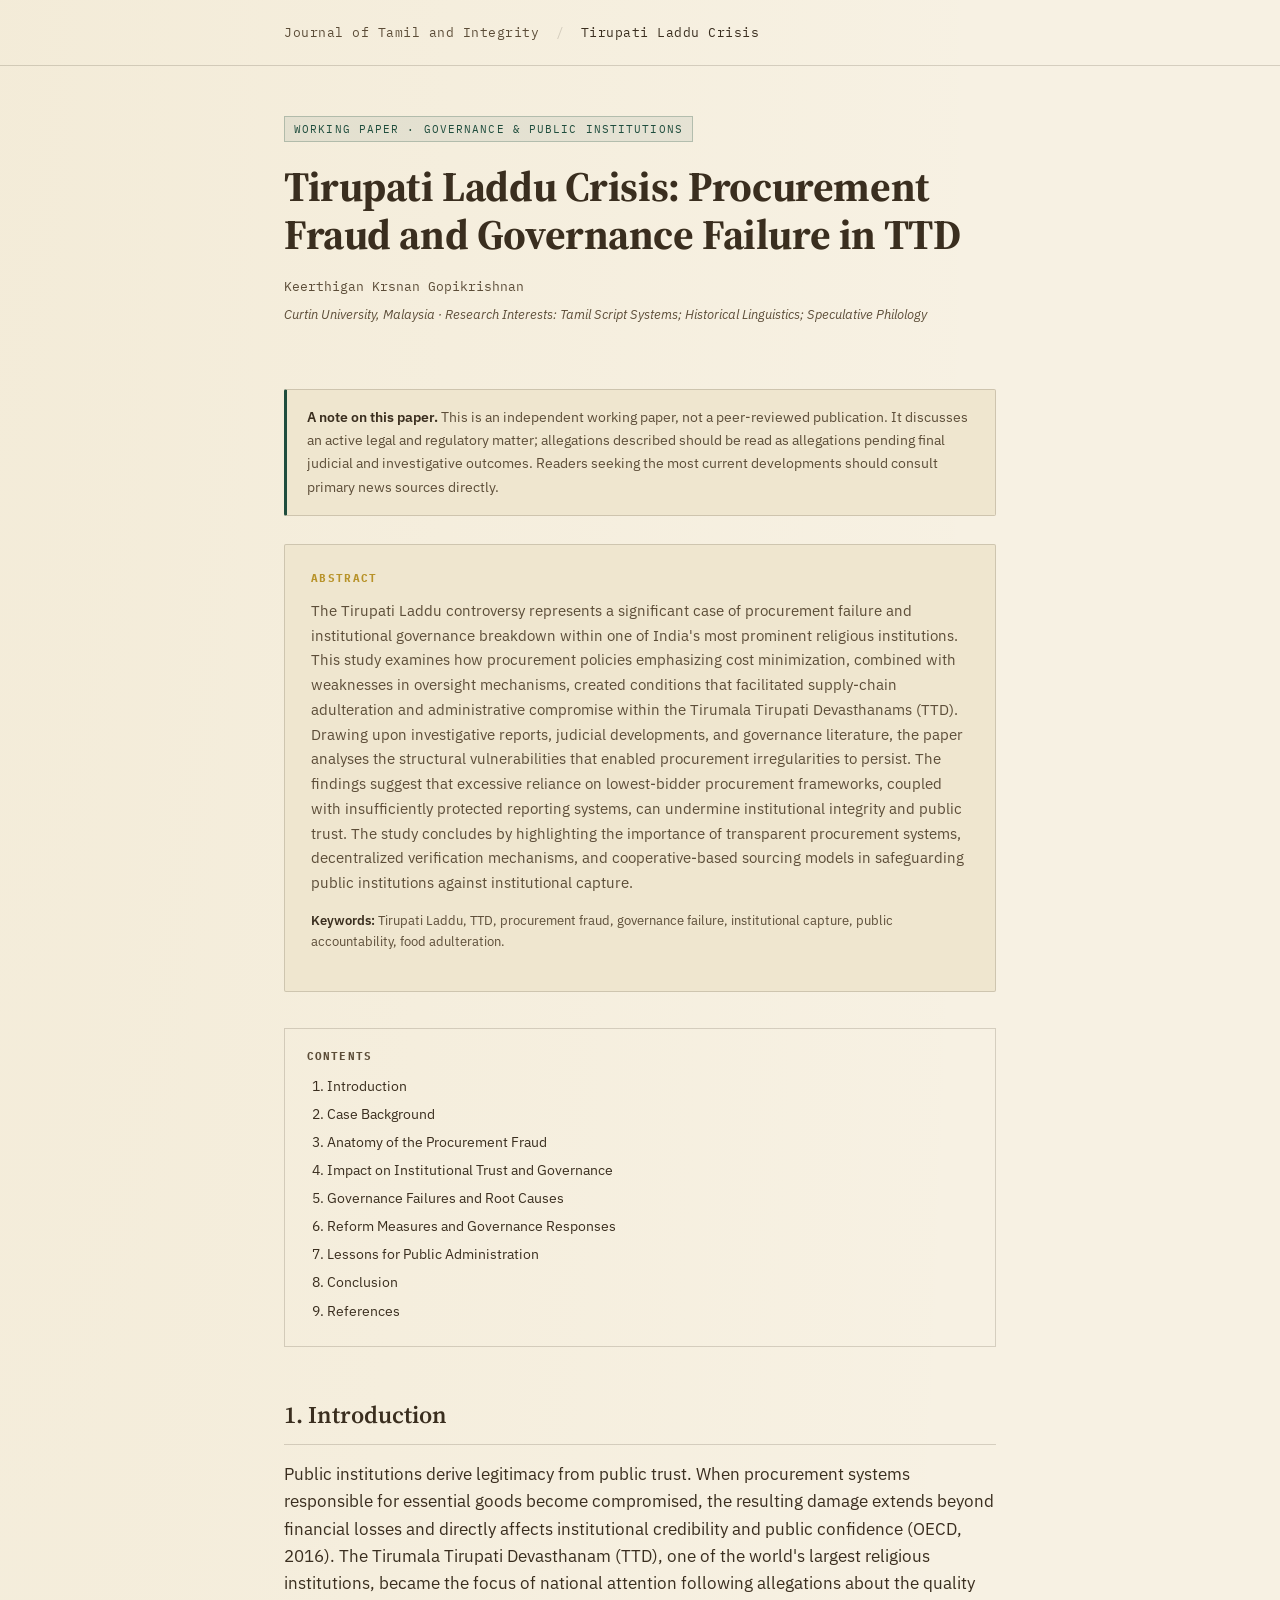
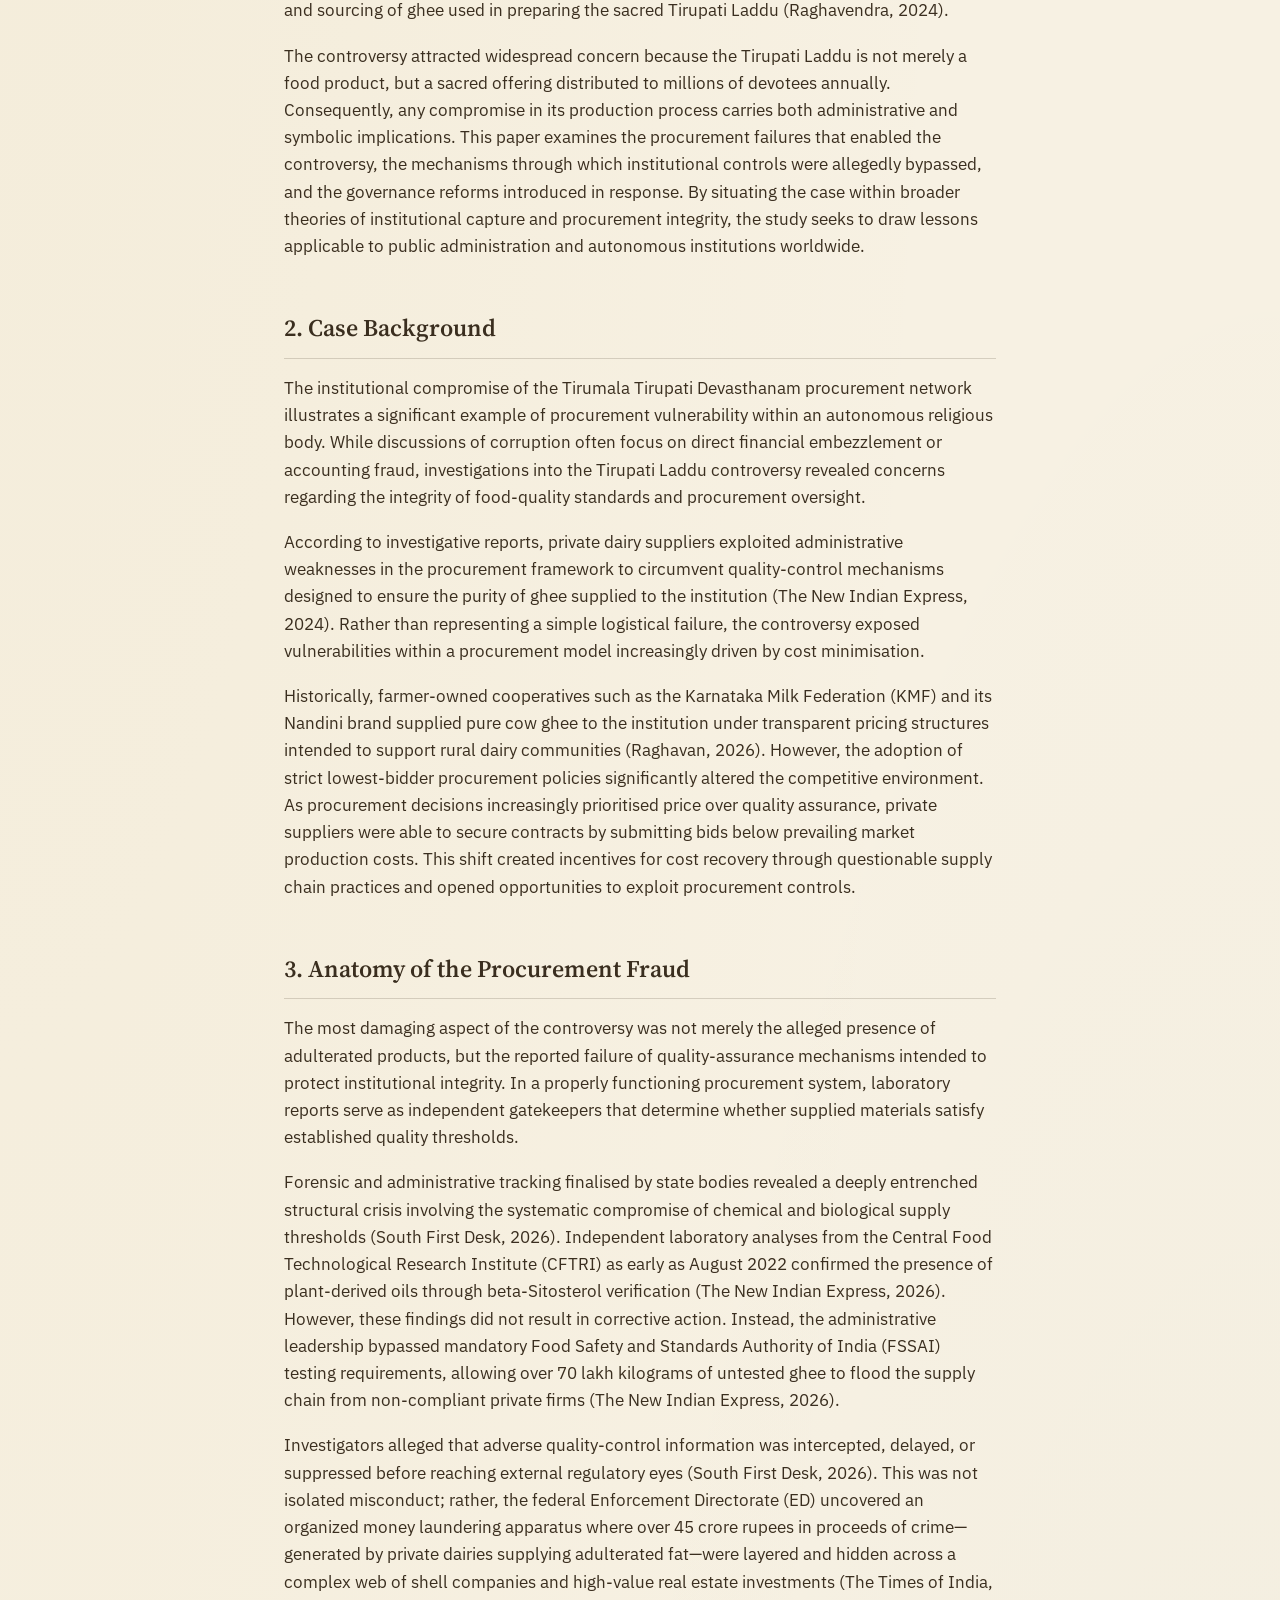
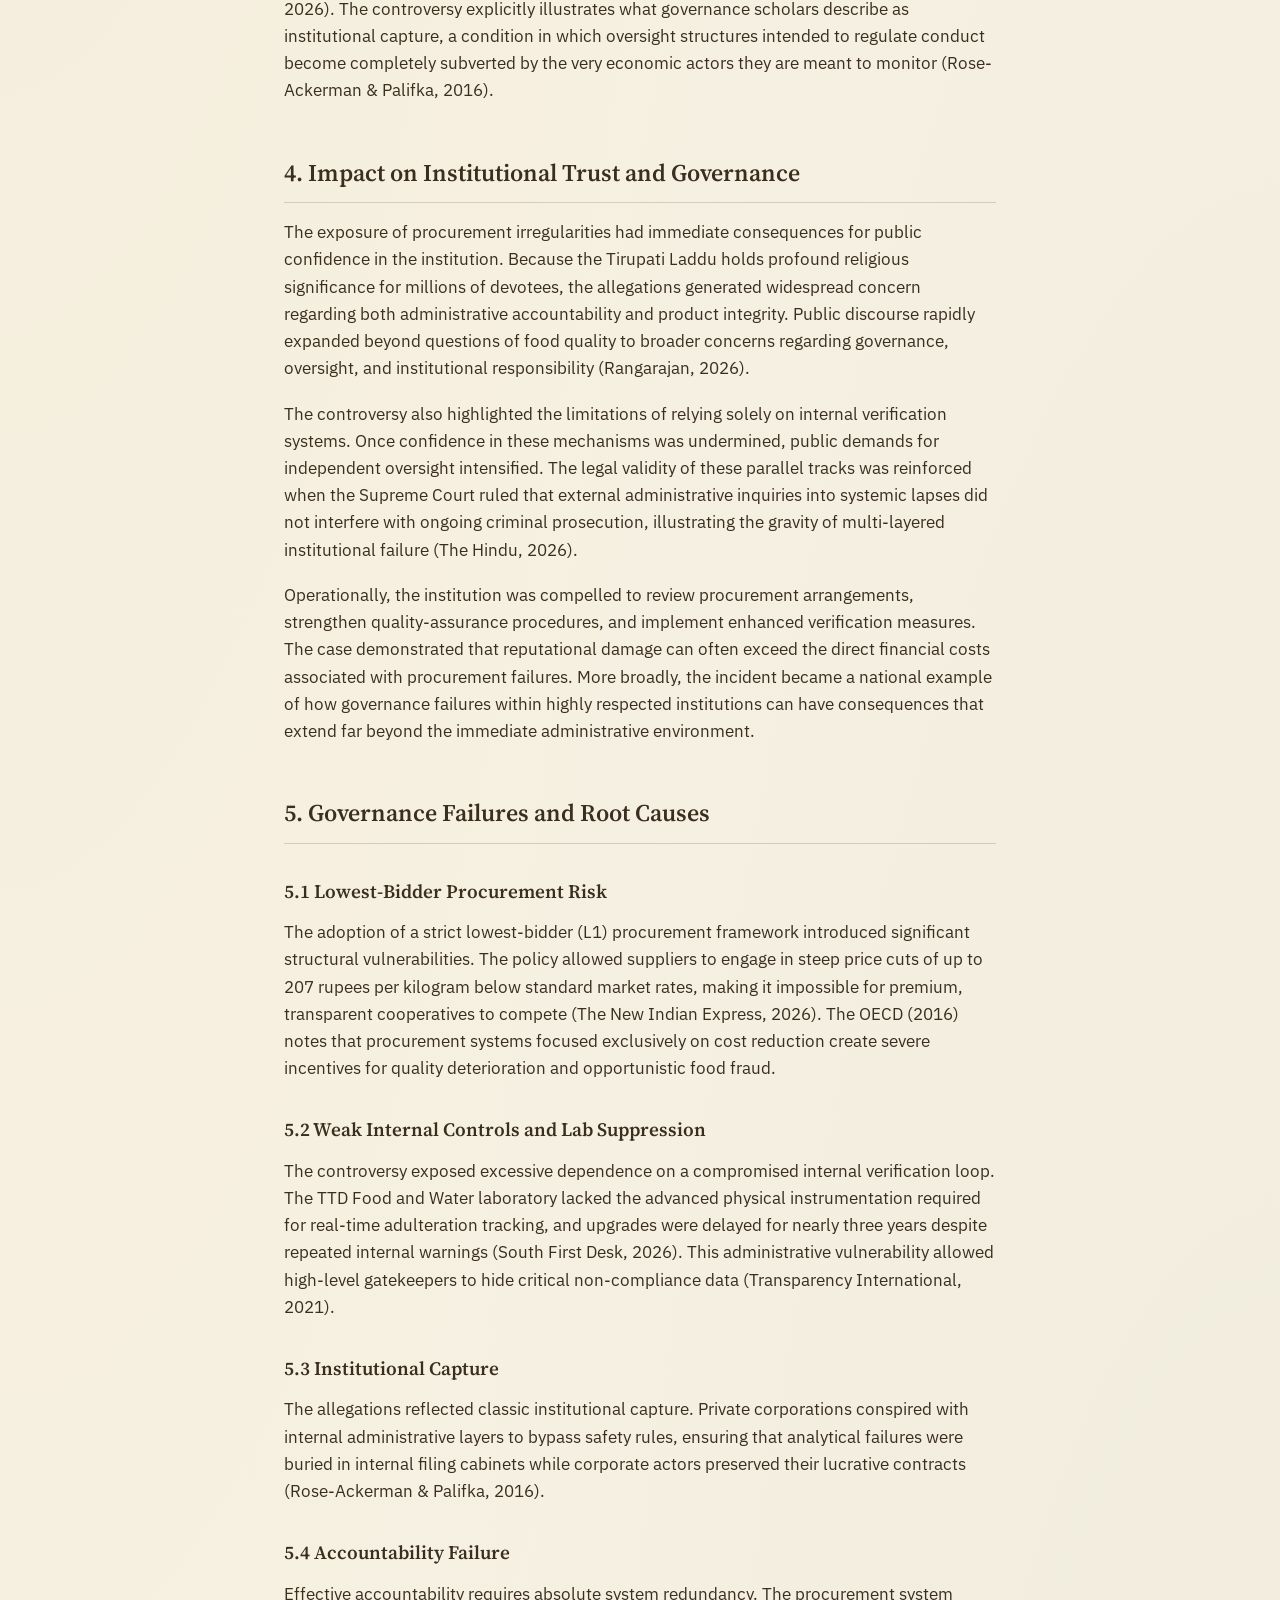
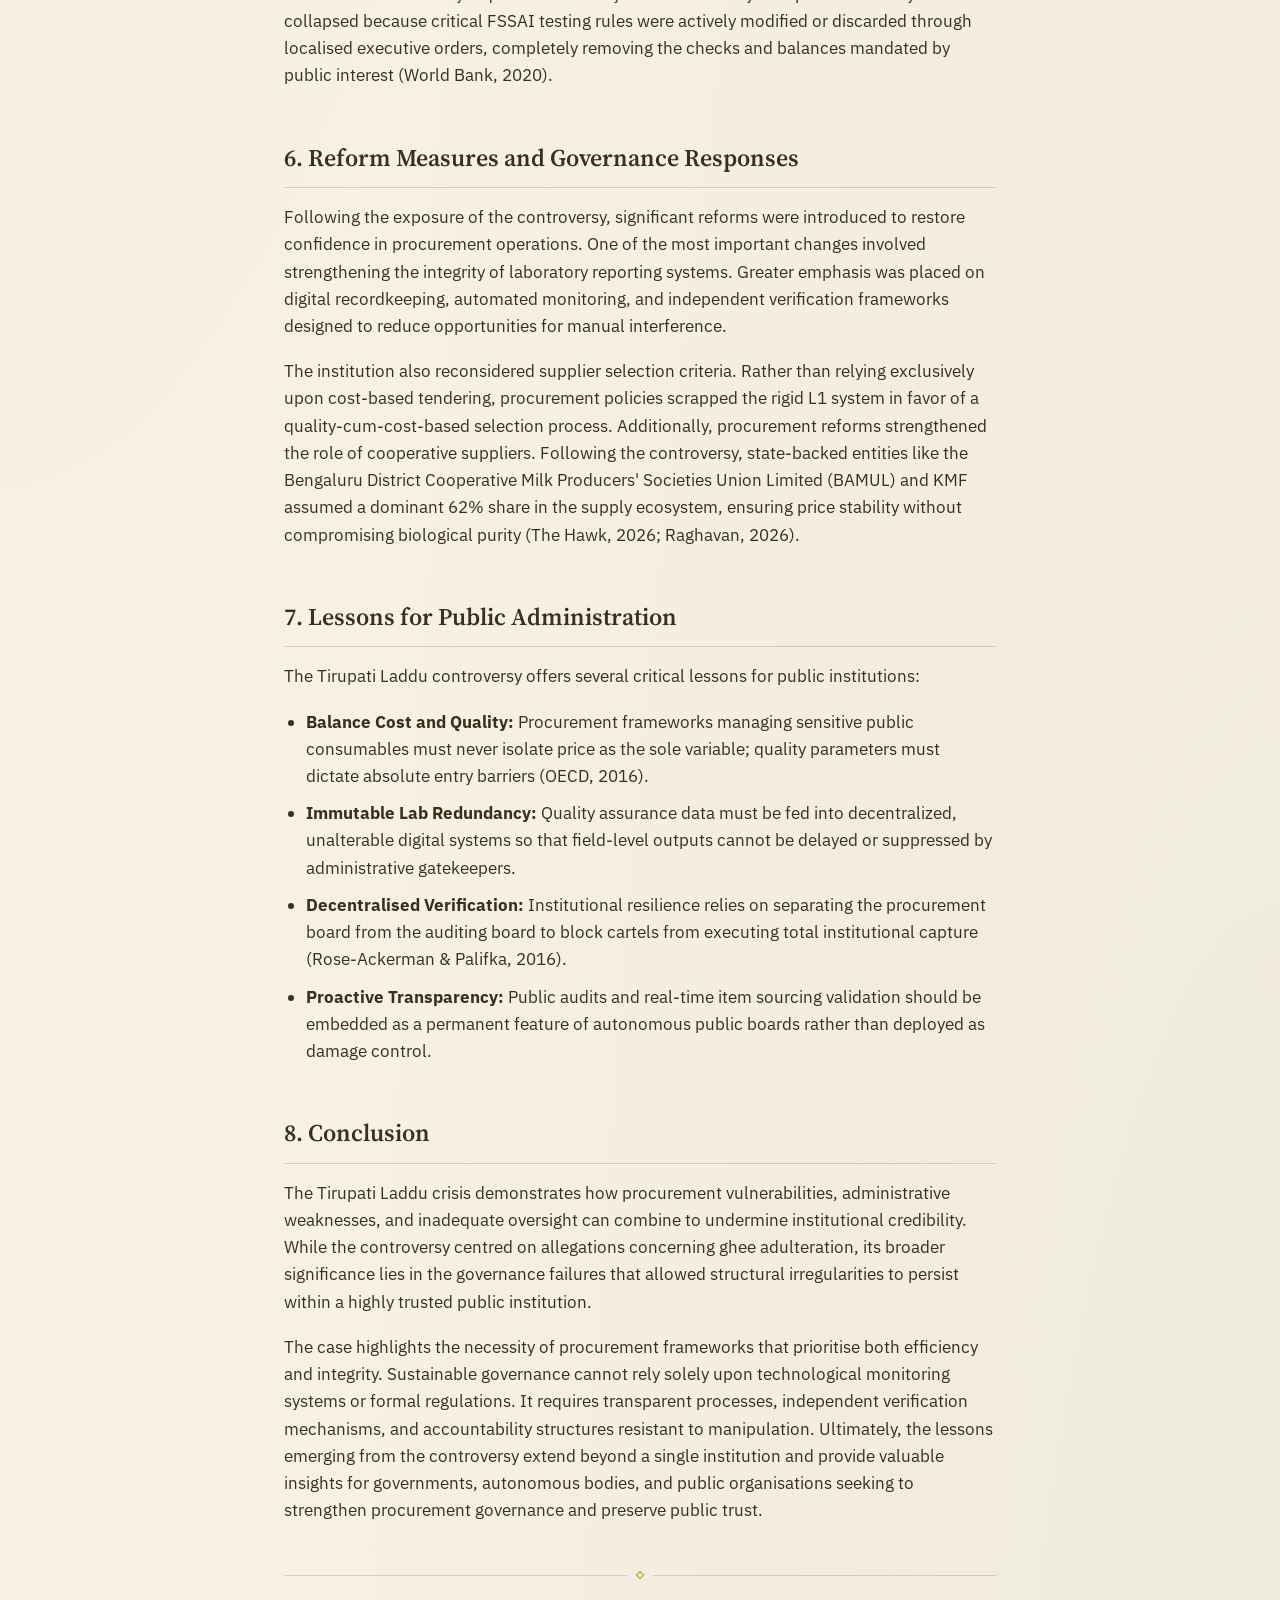
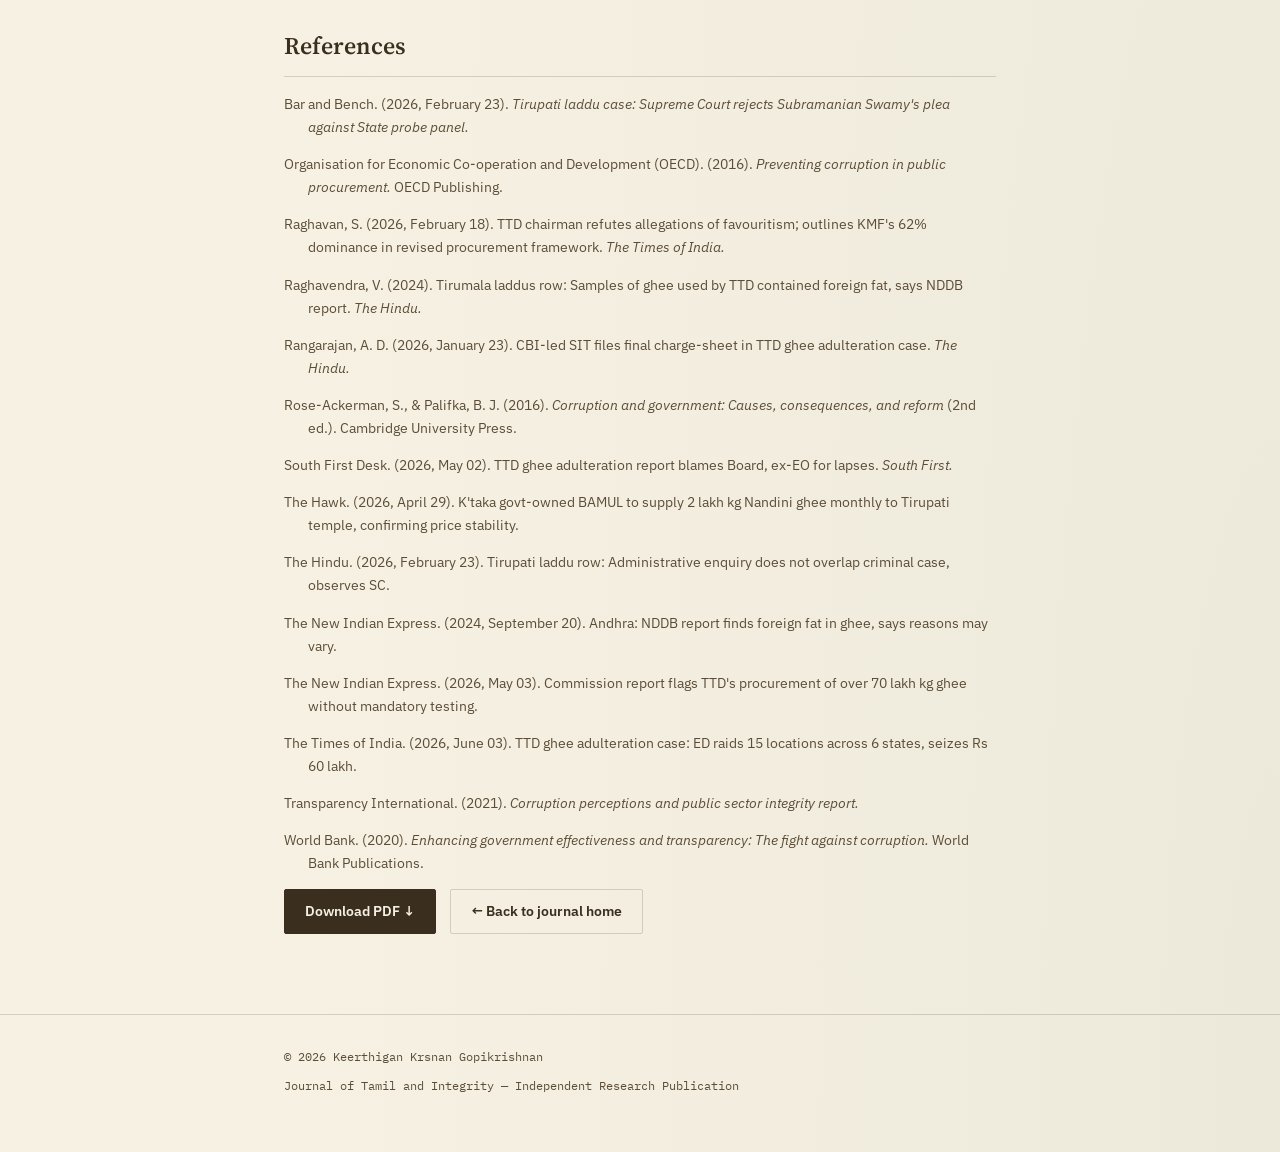
<file: paper-1-laddu-crisis.html>
<!DOCTYPE html>
<html lang="en">
<head>
<meta charset="UTF-8">
<meta name="viewport" content="width=device-width, initial-scale=1.0">
<title>Tirupati Laddu Crisis: Procurement Fraud and Governance Failure in TTD &mdash; Journal of Tamil and Integrity</title>
<link rel="preconnect" href="https://fonts.googleapis.com">
<link href="https://fonts.googleapis.com/css2?family=Source+Serif+4:opsz,wght@8..60,400;8..60,500;8..60,600;8..60,700&family=IBM+Plex+Sans:wght@400;500;600&family=IBM+Plex+Mono:wght@400;500&display=swap" rel="stylesheet">
<link rel="stylesheet" href="style.css">
</head>
<body>

<nav class="breadcrumb">
  <div class="wrap">
    <a href="index.html">Journal of Tamil and Integrity</a>
    <span class="sep">/</span>
    <span class="current">Tirupati Laddu Crisis</span>
  </div>
</nav>

<article class="paper">
  <div class="wrap">
    <header>
      <span class="entry-tag">Working Paper &middot; Governance &amp; Public Institutions</span>
      <h1>Tirupati Laddu Crisis: Procurement Fraud and Governance Failure in TTD</h1>
      <div class="byline">Keerthigan Krsnan Gopikrishnan</div>
      <div class="affil">Curtin University, Malaysia &middot; Research Interests: Tamil Script Systems; Historical Linguistics; Speculative Philology</div>
    </header>

    <div class="notice">
      <strong>A note on this paper.</strong> This is an independent working paper, not a peer-reviewed publication. It discusses an active legal and regulatory matter; allegations described should be read as allegations pending final judicial and investigative outcomes. Readers seeking the most current developments should consult primary news sources directly.
    </div>

    <div class="abstract-block">
      <h4>Abstract</h4>
      <p>The Tirupati Laddu controversy represents a significant case of procurement failure and institutional governance breakdown within one of India's most prominent religious institutions. This study examines how procurement policies emphasizing cost minimization, combined with weaknesses in oversight mechanisms, created conditions that facilitated supply-chain adulteration and administrative compromise within the Tirumala Tirupati Devasthanams (TTD). Drawing upon investigative reports, judicial developments, and governance literature, the paper analyses the structural vulnerabilities that enabled procurement irregularities to persist. The findings suggest that excessive reliance on lowest-bidder procurement frameworks, coupled with insufficiently protected reporting systems, can undermine institutional integrity and public trust. The study concludes by highlighting the importance of transparent procurement systems, decentralized verification mechanisms, and cooperative-based sourcing models in safeguarding public institutions against institutional capture.</p>
      <p class="kw"><b>Keywords:</b> Tirupati Laddu, TTD, procurement fraud, governance failure, institutional capture, public accountability, food adulteration.</p>
    </div>

    <div class="toc-box">
      <h4>Contents</h4>
      <ol>
        <li><a href="#intro">Introduction</a></li>
        <li><a href="#background">Case Background</a></li>
        <li><a href="#anatomy">Anatomy of the Procurement Fraud</a></li>
        <li><a href="#impact">Impact on Institutional Trust and Governance</a></li>
        <li><a href="#failures">Governance Failures and Root Causes</a></li>
        <li><a href="#reform">Reform Measures and Governance Responses</a></li>
        <li><a href="#lessons">Lessons for Public Administration</a></li>
        <li><a href="#conclusion">Conclusion</a></li>
        <li><a href="#references">References</a></li>
      </ol>
    </div>

    <div class="body-text">

      <h2 id="intro">1. Introduction</h2>
      <p>Public institutions derive legitimacy from public trust. When procurement systems responsible for essential goods become compromised, the resulting damage extends beyond financial losses and directly affects institutional credibility and public confidence (OECD, 2016). The Tirumala Tirupati Devasthanam (TTD), one of the world's largest religious institutions, became the focus of national attention following allegations about the quality and sourcing of ghee used in preparing the sacred Tirupati Laddu (Raghavendra, 2024).</p>
      <p>The controversy attracted widespread concern because the Tirupati Laddu is not merely a food product, but a sacred offering distributed to millions of devotees annually. Consequently, any compromise in its production process carries both administrative and symbolic implications. This paper examines the procurement failures that enabled the controversy, the mechanisms through which institutional controls were allegedly bypassed, and the governance reforms introduced in response. By situating the case within broader theories of institutional capture and procurement integrity, the study seeks to draw lessons applicable to public administration and autonomous institutions worldwide.</p>

      <h2 id="background">2. Case Background</h2>
      <p>The institutional compromise of the Tirumala Tirupati Devasthanam procurement network illustrates a significant example of procurement vulnerability within an autonomous religious body. While discussions of corruption often focus on direct financial embezzlement or accounting fraud, investigations into the Tirupati Laddu controversy revealed concerns regarding the integrity of food-quality standards and procurement oversight.</p>
      <p>According to investigative reports, private dairy suppliers exploited administrative weaknesses in the procurement framework to circumvent quality-control mechanisms designed to ensure the purity of ghee supplied to the institution (The New Indian Express, 2024). Rather than representing a simple logistical failure, the controversy exposed vulnerabilities within a procurement model increasingly driven by cost minimisation.</p>
      <p>Historically, farmer-owned cooperatives such as the Karnataka Milk Federation (KMF) and its Nandini brand supplied pure cow ghee to the institution under transparent pricing structures intended to support rural dairy communities (Raghavan, 2026). However, the adoption of strict lowest-bidder procurement policies significantly altered the competitive environment. As procurement decisions increasingly prioritised price over quality assurance, private suppliers were able to secure contracts by submitting bids below prevailing market production costs. This shift created incentives for cost recovery through questionable supply chain practices and opened opportunities to exploit procurement controls.</p>

      <h2 id="anatomy">3. Anatomy of the Procurement Fraud</h2>
      <p>The most damaging aspect of the controversy was not merely the alleged presence of adulterated products, but the reported failure of quality-assurance mechanisms intended to protect institutional integrity. In a properly functioning procurement system, laboratory reports serve as independent gatekeepers that determine whether supplied materials satisfy established quality thresholds.</p>
      <p>Forensic and administrative tracking finalised by state bodies revealed a deeply entrenched structural crisis involving the systematic compromise of chemical and biological supply thresholds (South First Desk, 2026). Independent laboratory analyses from the Central Food Technological Research Institute (CFTRI) as early as August 2022 confirmed the presence of plant-derived oils through beta-Sitosterol verification (The New Indian Express, 2026). However, these findings did not result in corrective action. Instead, the administrative leadership bypassed mandatory Food Safety and Standards Authority of India (FSSAI) testing requirements, allowing over 70 lakh kilograms of untested ghee to flood the supply chain from non-compliant private firms (The New Indian Express, 2026).</p>
      <p>Investigators alleged that adverse quality-control information was intercepted, delayed, or suppressed before reaching external regulatory eyes (South First Desk, 2026). This was not isolated misconduct; rather, the federal Enforcement Directorate (ED) uncovered an organized money laundering apparatus where over 45 crore rupees in proceeds of crime&mdash;generated by private dairies supplying adulterated fat&mdash;were layered and hidden across a complex web of shell companies and high-value real estate investments (The Times of India, 2026). The controversy explicitly illustrates what governance scholars describe as institutional capture, a condition in which oversight structures intended to regulate conduct become completely subverted by the very economic actors they are meant to monitor (Rose-Ackerman &amp; Palifka, 2016).</p>

      <h2 id="impact">4. Impact on Institutional Trust and Governance</h2>
      <p>The exposure of procurement irregularities had immediate consequences for public confidence in the institution. Because the Tirupati Laddu holds profound religious significance for millions of devotees, the allegations generated widespread concern regarding both administrative accountability and product integrity. Public discourse rapidly expanded beyond questions of food quality to broader concerns regarding governance, oversight, and institutional responsibility (Rangarajan, 2026).</p>
      <p>The controversy also highlighted the limitations of relying solely on internal verification systems. Once confidence in these mechanisms was undermined, public demands for independent oversight intensified. The legal validity of these parallel tracks was reinforced when the Supreme Court ruled that external administrative inquiries into systemic lapses did not interfere with ongoing criminal prosecution, illustrating the gravity of multi-layered institutional failure (The Hindu, 2026).</p>
      <p>Operationally, the institution was compelled to review procurement arrangements, strengthen quality-assurance procedures, and implement enhanced verification measures. The case demonstrated that reputational damage can often exceed the direct financial costs associated with procurement failures. More broadly, the incident became a national example of how governance failures within highly respected institutions can have consequences that extend far beyond the immediate administrative environment.</p>

      <h2 id="failures">5. Governance Failures and Root Causes</h2>
      <h3>5.1 Lowest-Bidder Procurement Risk</h3>
      <p>The adoption of a strict lowest-bidder (L1) procurement framework introduced significant structural vulnerabilities. The policy allowed suppliers to engage in steep price cuts of up to 207 rupees per kilogram below standard market rates, making it impossible for premium, transparent cooperatives to compete (The New Indian Express, 2026). The OECD (2016) notes that procurement systems focused exclusively on cost reduction create severe incentives for quality deterioration and opportunistic food fraud.</p>

      <h3>5.2 Weak Internal Controls and Lab Suppression</h3>
      <p>The controversy exposed excessive dependence on a compromised internal verification loop. The TTD Food and Water laboratory lacked the advanced physical instrumentation required for real-time adulteration tracking, and upgrades were delayed for nearly three years despite repeated internal warnings (South First Desk, 2026). This administrative vulnerability allowed high-level gatekeepers to hide critical non-compliance data (Transparency International, 2021).</p>

      <h3>5.3 Institutional Capture</h3>
      <p>The allegations reflected classic institutional capture. Private corporations conspired with internal administrative layers to bypass safety rules, ensuring that analytical failures were buried in internal filing cabinets while corporate actors preserved their lucrative contracts (Rose-Ackerman &amp; Palifka, 2016).</p>

      <h3>5.4 Accountability Failure</h3>
      <p>Effective accountability requires absolute system redundancy. The procurement system collapsed because critical FSSAI testing rules were actively modified or discarded through localised executive orders, completely removing the checks and balances mandated by public interest (World Bank, 2020).</p>

      <h2 id="reform">6. Reform Measures and Governance Responses</h2>
      <p>Following the exposure of the controversy, significant reforms were introduced to restore confidence in procurement operations. One of the most important changes involved strengthening the integrity of laboratory reporting systems. Greater emphasis was placed on digital recordkeeping, automated monitoring, and independent verification frameworks designed to reduce opportunities for manual interference.</p>
      <p>The institution also reconsidered supplier selection criteria. Rather than relying exclusively upon cost-based tendering, procurement policies scrapped the rigid L1 system in favor of a quality-cum-cost-based selection process. Additionally, procurement reforms strengthened the role of cooperative suppliers. Following the controversy, state-backed entities like the Bengaluru District Cooperative Milk Producers' Societies Union Limited (BAMUL) and KMF assumed a dominant 62% share in the supply ecosystem, ensuring price stability without compromising biological purity (The Hawk, 2026; Raghavan, 2026).</p>

      <h2 id="lessons">7. Lessons for Public Administration</h2>
      <p>The Tirupati Laddu controversy offers several critical lessons for public institutions:</p>
      <ul>
        <li><strong>Balance Cost and Quality:</strong> Procurement frameworks managing sensitive public consumables must never isolate price as the sole variable; quality parameters must dictate absolute entry barriers (OECD, 2016).</li>
        <li><strong>Immutable Lab Redundancy:</strong> Quality assurance data must be fed into decentralized, unalterable digital systems so that field-level outputs cannot be delayed or suppressed by administrative gatekeepers.</li>
        <li><strong>Decentralised Verification:</strong> Institutional resilience relies on separating the procurement board from the auditing board to block cartels from executing total institutional capture (Rose-Ackerman &amp; Palifka, 2016).</li>
        <li><strong>Proactive Transparency:</strong> Public audits and real-time item sourcing validation should be embedded as a permanent feature of autonomous public boards rather than deployed as damage control.</li>
      </ul>

      <h2 id="conclusion">8. Conclusion</h2>
      <p>The Tirupati Laddu crisis demonstrates how procurement vulnerabilities, administrative weaknesses, and inadequate oversight can combine to undermine institutional credibility. While the controversy centred on allegations concerning ghee adulteration, its broader significance lies in the governance failures that allowed structural irregularities to persist within a highly trusted public institution.</p>
      <p>The case highlights the necessity of procurement frameworks that prioritise both efficiency and integrity. Sustainable governance cannot rely solely upon technological monitoring systems or formal regulations. It requires transparent processes, independent verification mechanisms, and accountability structures resistant to manipulation. Ultimately, the lessons emerging from the controversy extend beyond a single institution and provide valuable insights for governments, autonomous bodies, and public organisations seeking to strengthen procurement governance and preserve public trust.</p>

      <div class="inscribed-rule"><div class="line"></div><div class="mark"></div><div class="line"></div></div>

      <h2 id="references">References</h2>
      <div class="refs">
        <ul>
          <li>Bar and Bench. (2026, February 23). <em>Tirupati laddu case: Supreme Court rejects Subramanian Swamy's plea against State probe panel.</em></li>
          <li>Organisation for Economic Co-operation and Development (OECD). (2016). <em>Preventing corruption in public procurement.</em> OECD Publishing.</li>
          <li>Raghavan, S. (2026, February 18). TTD chairman refutes allegations of favouritism; outlines KMF's 62% dominance in revised procurement framework. <em>The Times of India.</em></li>
          <li>Raghavendra, V. (2024). Tirumala laddus row: Samples of ghee used by TTD contained foreign fat, says NDDB report. <em>The Hindu.</em></li>
          <li>Rangarajan, A. D. (2026, January 23). CBI-led SIT files final charge-sheet in TTD ghee adulteration case. <em>The Hindu.</em></li>
          <li>Rose-Ackerman, S., &amp; Palifka, B. J. (2016). <em>Corruption and government: Causes, consequences, and reform</em> (2nd ed.). Cambridge University Press.</li>
          <li>South First Desk. (2026, May 02). TTD ghee adulteration report blames Board, ex-EO for lapses. <em>South First.</em></li>
          <li>The Hawk. (2026, April 29). K'taka govt-owned BAMUL to supply 2 lakh kg Nandini ghee monthly to Tirupati temple, confirming price stability.</li>
          <li>The Hindu. (2026, February 23). Tirupati laddu row: Administrative enquiry does not overlap criminal case, observes SC.</li>
          <li>The New Indian Express. (2024, September 20). Andhra: NDDB report finds foreign fat in ghee, says reasons may vary.</li>
          <li>The New Indian Express. (2026, May 03). Commission report flags TTD's procurement of over 70 lakh kg ghee without mandatory testing.</li>
          <li>The Times of India. (2026, June 03). TTD ghee adulteration case: ED raids 15 locations across 6 states, seizes Rs 60 lakh.</li>
          <li>Transparency International. (2021). <em>Corruption perceptions and public sector integrity report.</em></li>
          <li>World Bank. (2020). <em>Enhancing government effectiveness and transparency: The fight against corruption.</em> World Bank Publications.</li>
        </ul>
      </div>

      <div class="download-bar">
        <a class="btn btn-primary" href="paper-1-laddu-crisis.pdf" download>Download PDF &darr;</a>
        <a class="btn btn-secondary" href="index.html">&larr; Back to journal home</a>
      </div>

    </div>
  </div>
</article>

<footer>
  <div class="wrap" style="display:flex; justify-content:space-between; width:100%; flex-wrap:wrap; gap:10px;">
    <span>&copy; 2026 Keerthigan Krsnan Gopikrishnan</span>
    <span>Journal of Tamil and Integrity &mdash; Independent Research Publication</span>
  </div>
</footer>

</body>
</html>
</file>
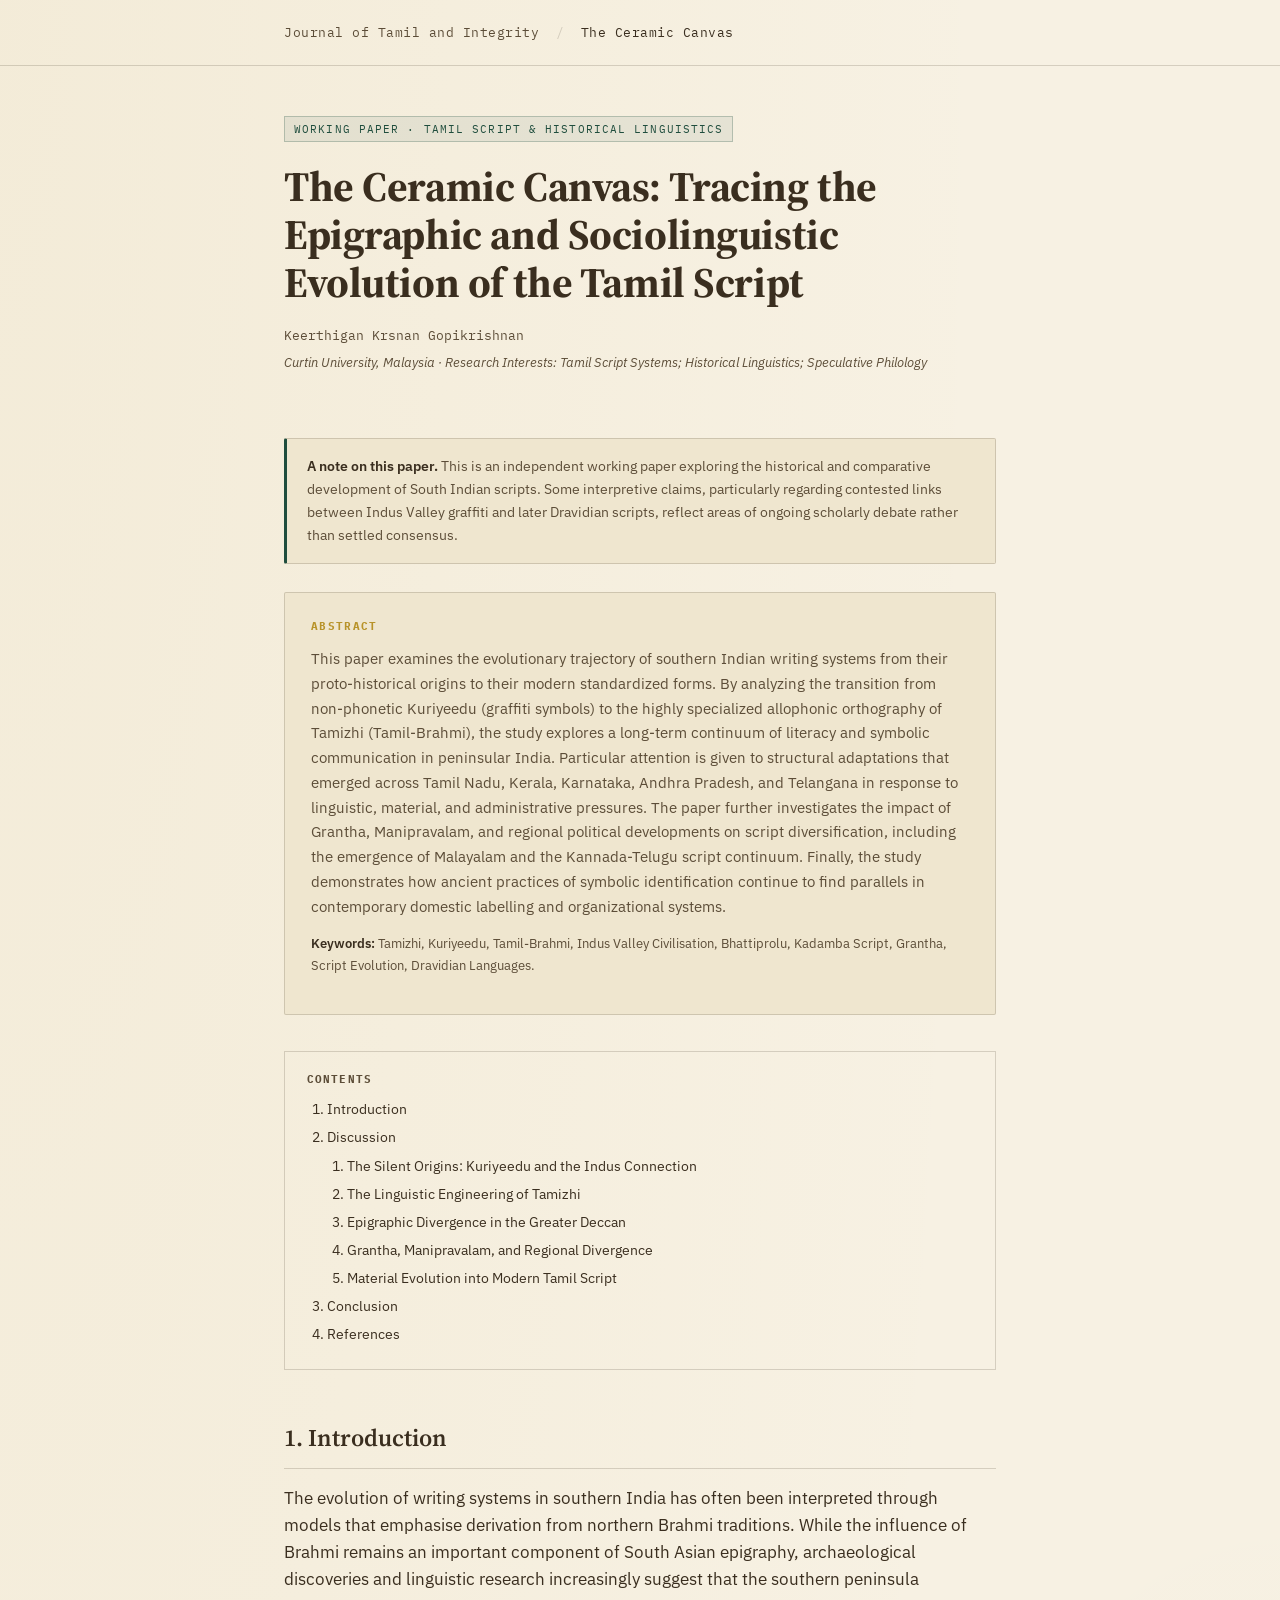
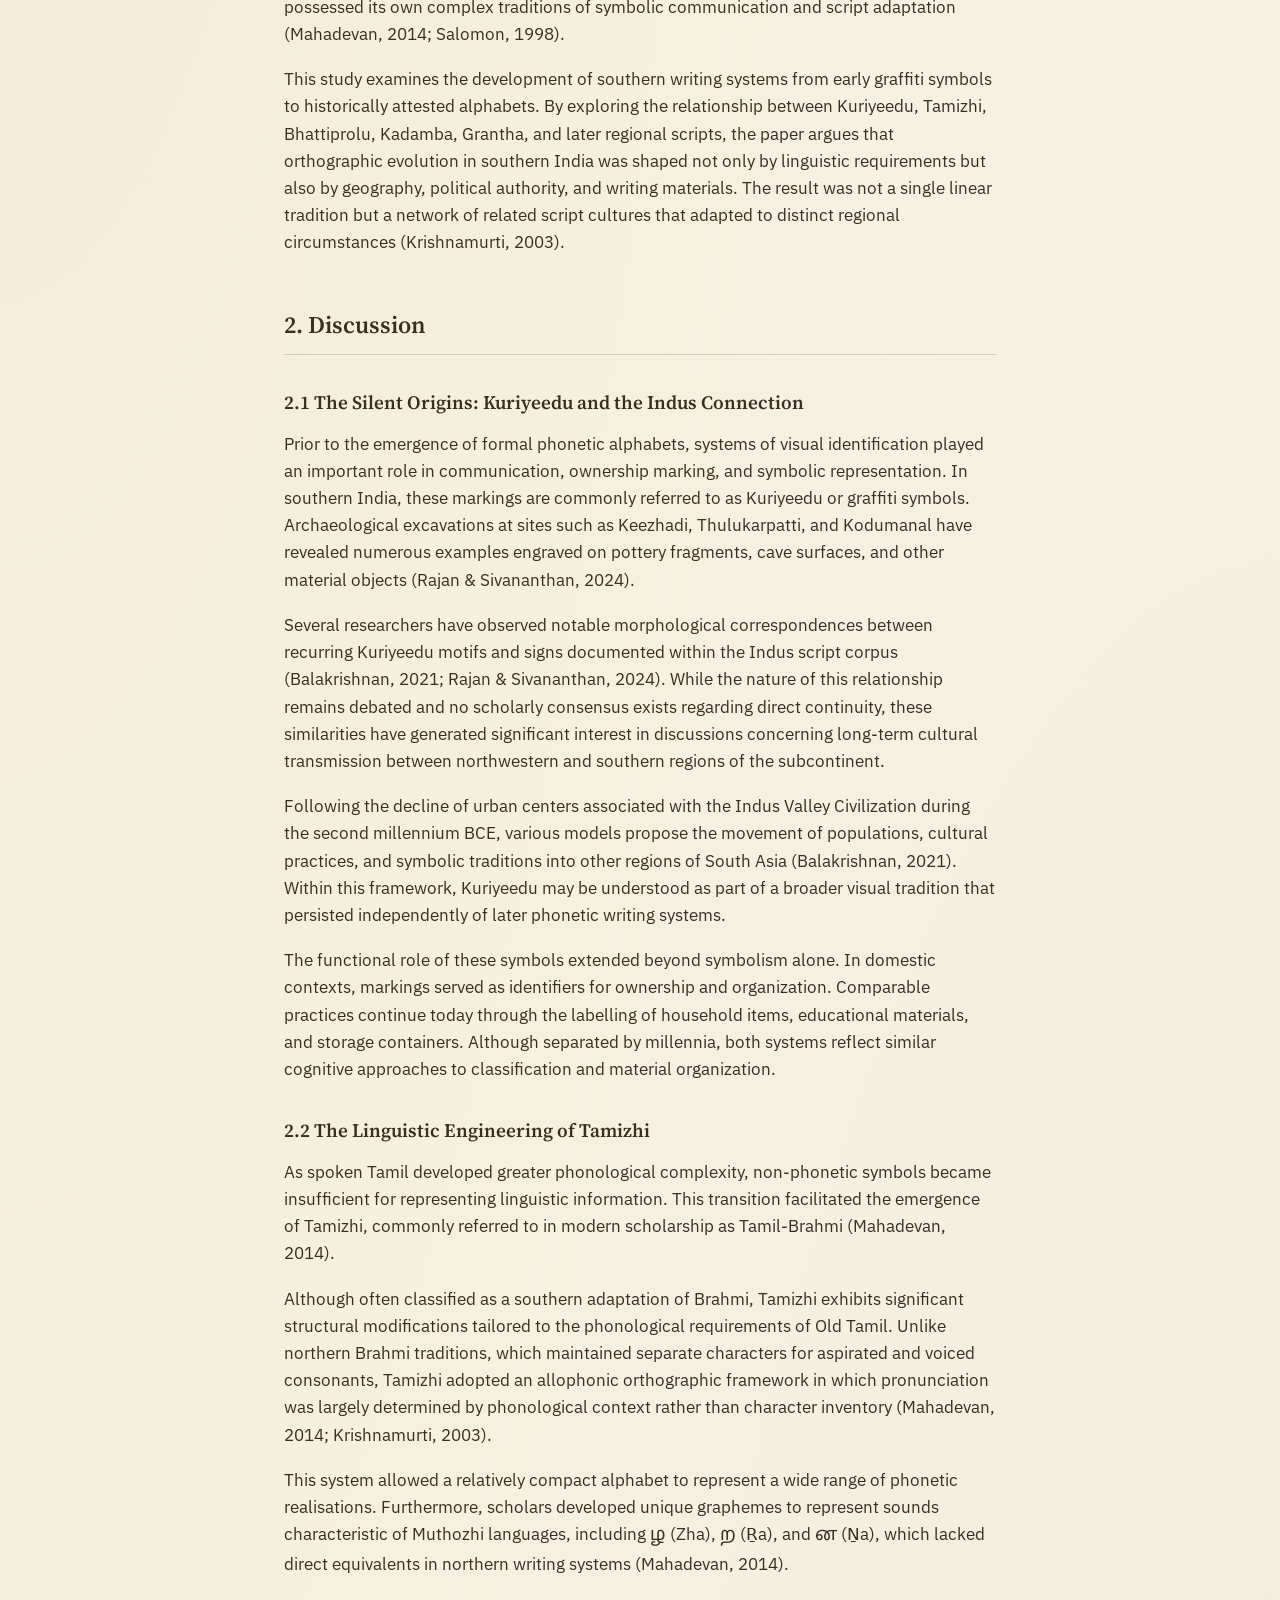
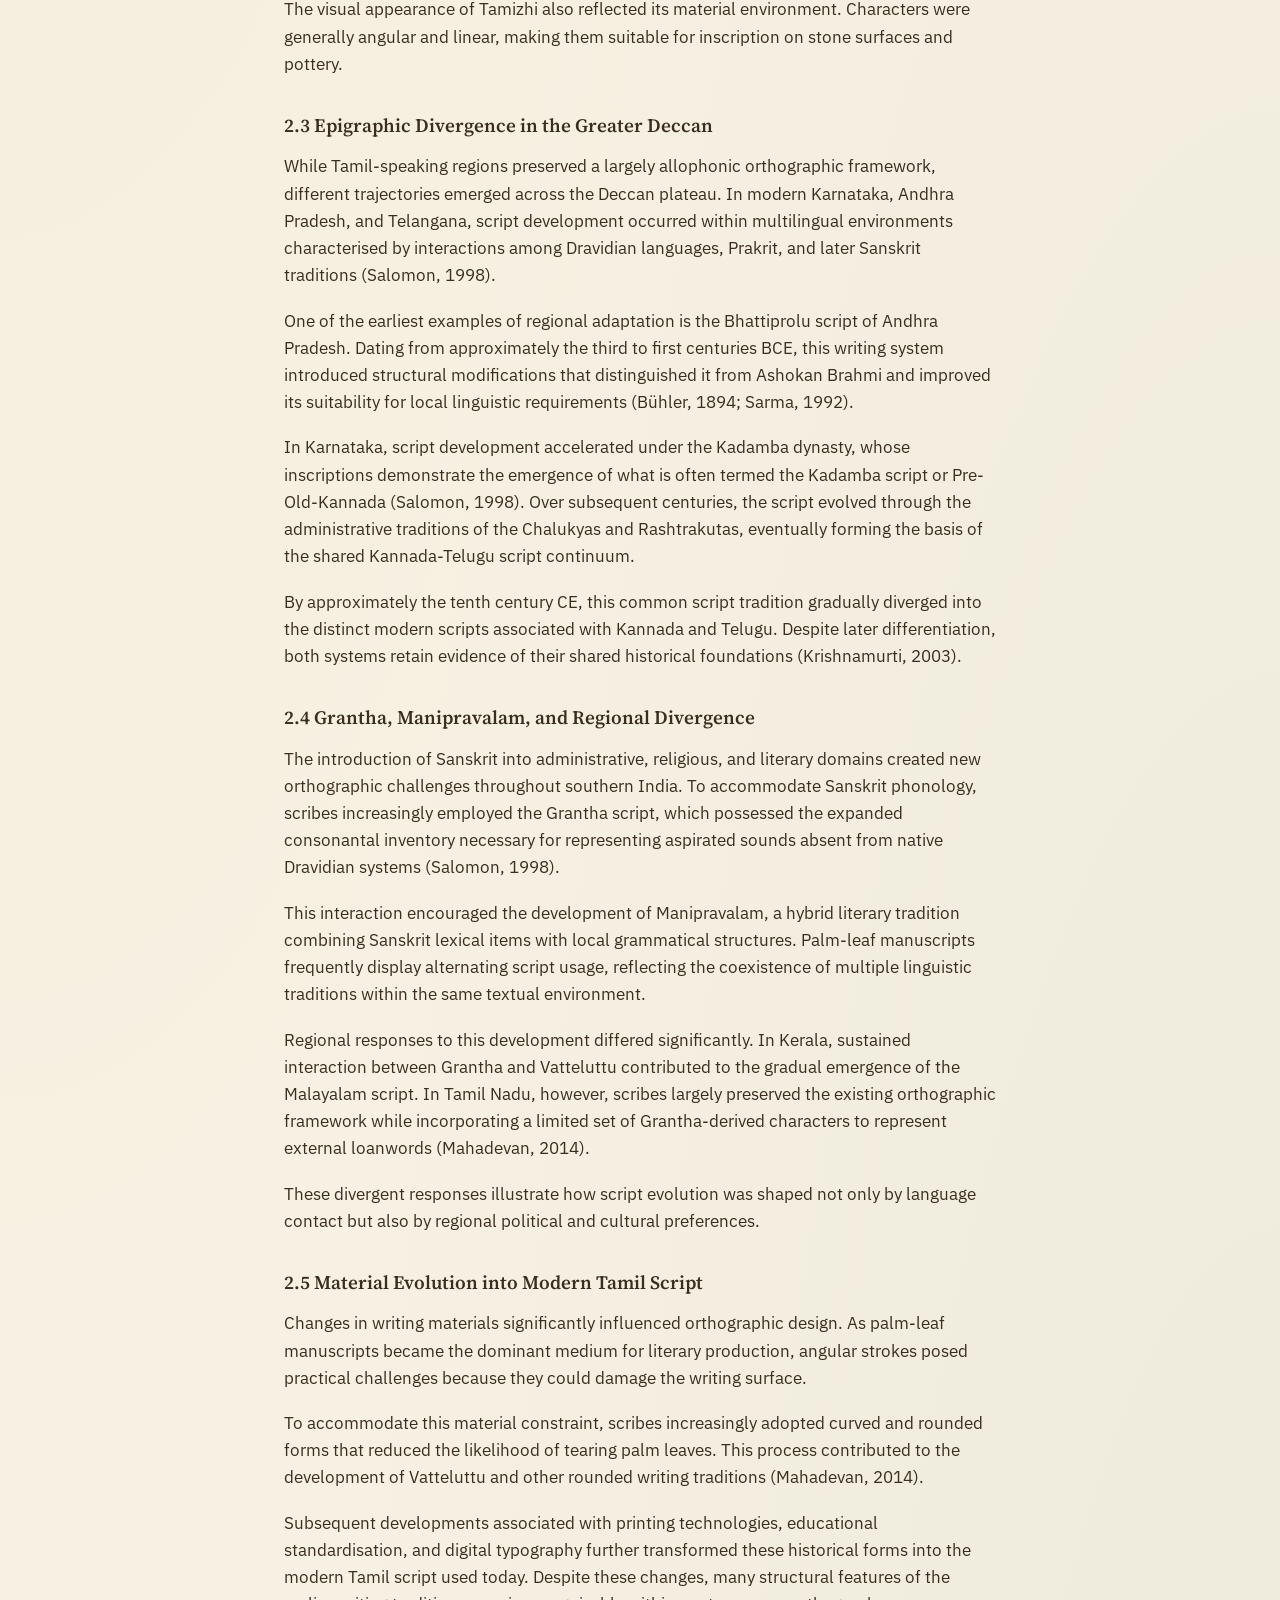
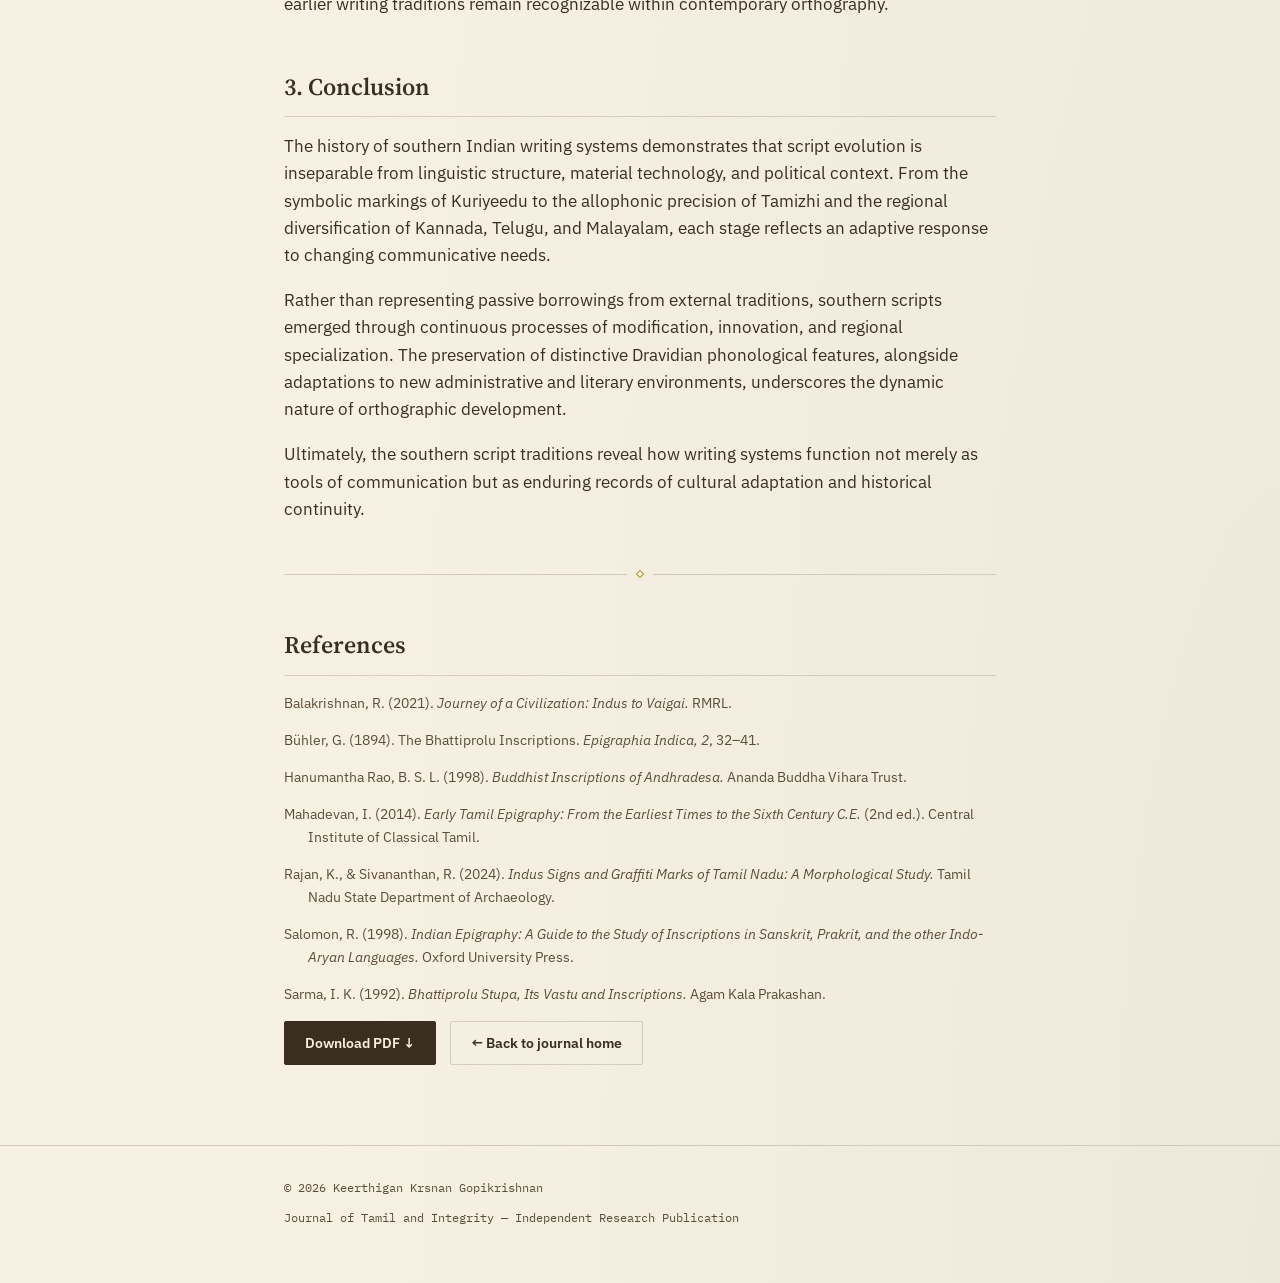
<file: paper-2-ceramic-canvas.html>
<!DOCTYPE html>
<html lang="en">
<head>
<meta charset="UTF-8">
<meta name="viewport" content="width=device-width, initial-scale=1.0">
<title>The Ceramic Canvas: Tracing the Epigraphic and Sociolinguistic Evolution of the Tamil Script &mdash; Journal of Tamil and Integrity</title>
<link rel="preconnect" href="https://fonts.googleapis.com">
<link href="https://fonts.googleapis.com/css2?family=Source+Serif+4:opsz,wght@8..60,400;8..60,500;8..60,600;8..60,700&family=Noto+Sans+Tamil:wght@400;600&family=IBM+Plex+Sans:wght@400;500;600&family=IBM+Plex+Mono:wght@400;500&display=swap" rel="stylesheet">
<link rel="stylesheet" href="style.css">
<style>.tamil{font-family:'Noto Sans Tamil','IBM Plex Sans',sans-serif;}</style>
</head>
<body>

<nav class="breadcrumb">
  <div class="wrap">
    <a href="index.html">Journal of Tamil and Integrity</a>
    <span class="sep">/</span>
    <span class="current">The Ceramic Canvas</span>
  </div>
</nav>

<article class="paper">
  <div class="wrap">
    <header>
      <span class="entry-tag">Working Paper &middot; Tamil Script &amp; Historical Linguistics</span>
      <h1>The Ceramic Canvas: Tracing the Epigraphic and Sociolinguistic Evolution of the Tamil Script</h1>
      <div class="byline">Keerthigan Krsnan Gopikrishnan</div>
      <div class="affil">Curtin University, Malaysia &middot; Research Interests: Tamil Script Systems; Historical Linguistics; Speculative Philology</div>
    </header>

    <div class="notice">
      <strong>A note on this paper.</strong> This is an independent working paper exploring the historical and comparative development of South Indian scripts. Some interpretive claims, particularly regarding contested links between Indus Valley graffiti and later Dravidian scripts, reflect areas of ongoing scholarly debate rather than settled consensus.
    </div>

    <div class="abstract-block">
      <h4>Abstract</h4>
      <p>This paper examines the evolutionary trajectory of southern Indian writing systems from their proto-historical origins to their modern standardized forms. By analyzing the transition from non-phonetic Kuriyeedu (graffiti symbols) to the highly specialized allophonic orthography of Tamizhi (Tamil-Brahmi), the study explores a long-term continuum of literacy and symbolic communication in peninsular India. Particular attention is given to structural adaptations that emerged across Tamil Nadu, Kerala, Karnataka, Andhra Pradesh, and Telangana in response to linguistic, material, and administrative pressures. The paper further investigates the impact of Grantha, Manipravalam, and regional political developments on script diversification, including the emergence of Malayalam and the Kannada-Telugu script continuum. Finally, the study demonstrates how ancient practices of symbolic identification continue to find parallels in contemporary domestic labelling and organizational systems.</p>
      <p class="kw"><b>Keywords:</b> Tamizhi, Kuriyeedu, Tamil-Brahmi, Indus Valley Civilisation, Bhattiprolu, Kadamba Script, Grantha, Script Evolution, Dravidian Languages.</p>
    </div>

    <div class="toc-box">
      <h4>Contents</h4>
      <ol>
        <li><a href="#intro">Introduction</a></li>
        <li><a href="#discussion">Discussion</a>
          <ol style="margin-top:5px;">
            <li><a href="#kuriyeedu">The Silent Origins: Kuriyeedu and the Indus Connection</a></li>
            <li><a href="#tamizhi">The Linguistic Engineering of Tamizhi</a></li>
            <li><a href="#deccan">Epigraphic Divergence in the Greater Deccan</a></li>
            <li><a href="#grantha">Grantha, Manipravalam, and Regional Divergence</a></li>
            <li><a href="#material">Material Evolution into Modern Tamil Script</a></li>
          </ol>
        </li>
        <li><a href="#conclusion">Conclusion</a></li>
        <li><a href="#references">References</a></li>
      </ol>
    </div>

    <div class="body-text">

      <h2 id="intro">1. Introduction</h2>
      <p>The evolution of writing systems in southern India has often been interpreted through models that emphasise derivation from northern Brahmi traditions. While the influence of Brahmi remains an important component of South Asian epigraphy, archaeological discoveries and linguistic research increasingly suggest that the southern peninsula possessed its own complex traditions of symbolic communication and script adaptation (Mahadevan, 2014; Salomon, 1998).</p>
      <p>This study examines the development of southern writing systems from early graffiti symbols to historically attested alphabets. By exploring the relationship between Kuriyeedu, Tamizhi, Bhattiprolu, Kadamba, Grantha, and later regional scripts, the paper argues that orthographic evolution in southern India was shaped not only by linguistic requirements but also by geography, political authority, and writing materials. The result was not a single linear tradition but a network of related script cultures that adapted to distinct regional circumstances (Krishnamurti, 2003).</p>

      <h2 id="discussion">2. Discussion</h2>

      <h3 id="kuriyeedu">2.1 The Silent Origins: Kuriyeedu and the Indus Connection</h3>
      <p>Prior to the emergence of formal phonetic alphabets, systems of visual identification played an important role in communication, ownership marking, and symbolic representation. In southern India, these markings are commonly referred to as Kuriyeedu or graffiti symbols. Archaeological excavations at sites such as Keezhadi, Thulukarpatti, and Kodumanal have revealed numerous examples engraved on pottery fragments, cave surfaces, and other material objects (Rajan &amp; Sivananthan, 2024).</p>
      <p>Several researchers have observed notable morphological correspondences between recurring Kuriyeedu motifs and signs documented within the Indus script corpus (Balakrishnan, 2021; Rajan &amp; Sivananthan, 2024). While the nature of this relationship remains debated and no scholarly consensus exists regarding direct continuity, these similarities have generated significant interest in discussions concerning long-term cultural transmission between northwestern and southern regions of the subcontinent.</p>
      <p>Following the decline of urban centers associated with the Indus Valley Civilization during the second millennium BCE, various models propose the movement of populations, cultural practices, and symbolic traditions into other regions of South Asia (Balakrishnan, 2021). Within this framework, Kuriyeedu may be understood as part of a broader visual tradition that persisted independently of later phonetic writing systems.</p>
      <p>The functional role of these symbols extended beyond symbolism alone. In domestic contexts, markings served as identifiers for ownership and organization. Comparable practices continue today through the labelling of household items, educational materials, and storage containers. Although separated by millennia, both systems reflect similar cognitive approaches to classification and material organization.</p>

      <h3 id="tamizhi">2.2 The Linguistic Engineering of Tamizhi</h3>
      <p>As spoken Tamil developed greater phonological complexity, non-phonetic symbols became insufficient for representing linguistic information. This transition facilitated the emergence of Tamizhi, commonly referred to in modern scholarship as Tamil-Brahmi (Mahadevan, 2014).</p>
      <p>Although often classified as a southern adaptation of Brahmi, Tamizhi exhibits significant structural modifications tailored to the phonological requirements of Old Tamil. Unlike northern Brahmi traditions, which maintained separate characters for aspirated and voiced consonants, Tamizhi adopted an allophonic orthographic framework in which pronunciation was largely determined by phonological context rather than character inventory (Mahadevan, 2014; Krishnamurti, 2003).</p>
      <p>This system allowed a relatively compact alphabet to represent a wide range of phonetic realisations. Furthermore, scholars developed unique graphemes to represent sounds characteristic of Muthozhi languages, including <span class="tamil">ழ</span> (Zha), <span class="tamil">ற</span> (Ṟa), and <span class="tamil">ன</span> (Ṉa), which lacked direct equivalents in northern writing systems (Mahadevan, 2014).</p>
      <p>The visual appearance of Tamizhi also reflected its material environment. Characters were generally angular and linear, making them suitable for inscription on stone surfaces and pottery.</p>

      <h3 id="deccan">2.3 Epigraphic Divergence in the Greater Deccan</h3>
      <p>While Tamil-speaking regions preserved a largely allophonic orthographic framework, different trajectories emerged across the Deccan plateau. In modern Karnataka, Andhra Pradesh, and Telangana, script development occurred within multilingual environments characterised by interactions among Dravidian languages, Prakrit, and later Sanskrit traditions (Salomon, 1998).</p>
      <p>One of the earliest examples of regional adaptation is the Bhattiprolu script of Andhra Pradesh. Dating from approximately the third to first centuries BCE, this writing system introduced structural modifications that distinguished it from Ashokan Brahmi and improved its suitability for local linguistic requirements (B&uuml;hler, 1894; Sarma, 1992).</p>
      <p>In Karnataka, script development accelerated under the Kadamba dynasty, whose inscriptions demonstrate the emergence of what is often termed the Kadamba script or Pre-Old-Kannada (Salomon, 1998). Over subsequent centuries, the script evolved through the administrative traditions of the Chalukyas and Rashtrakutas, eventually forming the basis of the shared Kannada-Telugu script continuum.</p>
      <p>By approximately the tenth century CE, this common script tradition gradually diverged into the distinct modern scripts associated with Kannada and Telugu. Despite later differentiation, both systems retain evidence of their shared historical foundations (Krishnamurti, 2003).</p>

      <h3 id="grantha">2.4 Grantha, Manipravalam, and Regional Divergence</h3>
      <p>The introduction of Sanskrit into administrative, religious, and literary domains created new orthographic challenges throughout southern India. To accommodate Sanskrit phonology, scribes increasingly employed the Grantha script, which possessed the expanded consonantal inventory necessary for representing aspirated sounds absent from native Dravidian systems (Salomon, 1998).</p>
      <p>This interaction encouraged the development of Manipravalam, a hybrid literary tradition combining Sanskrit lexical items with local grammatical structures. Palm-leaf manuscripts frequently display alternating script usage, reflecting the coexistence of multiple linguistic traditions within the same textual environment.</p>
      <p>Regional responses to this development differed significantly. In Kerala, sustained interaction between Grantha and Vatteluttu contributed to the gradual emergence of the Malayalam script. In Tamil Nadu, however, scribes largely preserved the existing orthographic framework while incorporating a limited set of Grantha-derived characters to represent external loanwords (Mahadevan, 2014).</p>
      <p>These divergent responses illustrate how script evolution was shaped not only by language contact but also by regional political and cultural preferences.</p>

      <h3 id="material">2.5 Material Evolution into Modern Tamil Script</h3>
      <p>Changes in writing materials significantly influenced orthographic design. As palm-leaf manuscripts became the dominant medium for literary production, angular strokes posed practical challenges because they could damage the writing surface.</p>
      <p>To accommodate this material constraint, scribes increasingly adopted curved and rounded forms that reduced the likelihood of tearing palm leaves. This process contributed to the development of Vatteluttu and other rounded writing traditions (Mahadevan, 2014).</p>
      <p>Subsequent developments associated with printing technologies, educational standardisation, and digital typography further transformed these historical forms into the modern Tamil script used today. Despite these changes, many structural features of the earlier writing traditions remain recognizable within contemporary orthography.</p>

      <h2 id="conclusion">3. Conclusion</h2>
      <p>The history of southern Indian writing systems demonstrates that script evolution is inseparable from linguistic structure, material technology, and political context. From the symbolic markings of Kuriyeedu to the allophonic precision of Tamizhi and the regional diversification of Kannada, Telugu, and Malayalam, each stage reflects an adaptive response to changing communicative needs.</p>
      <p>Rather than representing passive borrowings from external traditions, southern scripts emerged through continuous processes of modification, innovation, and regional specialization. The preservation of distinctive Dravidian phonological features, alongside adaptations to new administrative and literary environments, underscores the dynamic nature of orthographic development.</p>
      <p>Ultimately, the southern script traditions reveal how writing systems function not merely as tools of communication but as enduring records of cultural adaptation and historical continuity.</p>

      <div class="inscribed-rule"><div class="line"></div><div class="mark"></div><div class="line"></div></div>

      <h2 id="references">References</h2>
      <div class="refs">
        <ul>
          <li>Balakrishnan, R. (2021). <em>Journey of a Civilization: Indus to Vaigai.</em> RMRL.</li>
          <li>B&uuml;hler, G. (1894). The Bhattiprolu Inscriptions. <em>Epigraphia Indica, 2</em>, 32&ndash;41.</li>
          <li>Hanumantha Rao, B. S. L. (1998). <em>Buddhist Inscriptions of Andhradesa.</em> Ananda Buddha Vihara Trust.</li>
          <li>Mahadevan, I. (2014). <em>Early Tamil Epigraphy: From the Earliest Times to the Sixth Century C.E.</em> (2nd ed.). Central Institute of Classical Tamil.</li>
          <li>Rajan, K., &amp; Sivananthan, R. (2024). <em>Indus Signs and Graffiti Marks of Tamil Nadu: A Morphological Study.</em> Tamil Nadu State Department of Archaeology.</li>
          <li>Salomon, R. (1998). <em>Indian Epigraphy: A Guide to the Study of Inscriptions in Sanskrit, Prakrit, and the other Indo-Aryan Languages.</em> Oxford University Press.</li>
          <li>Sarma, I. K. (1992). <em>Bhattiprolu Stupa, Its Vastu and Inscriptions.</em> Agam Kala Prakashan.</li>
        </ul>
      </div>

      <div class="download-bar">
        <a class="btn btn-primary" href="paper-2-ceramic-canvas.pdf" download>Download PDF &darr;</a>
        <a class="btn btn-secondary" href="index.html">&larr; Back to journal home</a>
      </div>

    </div>
  </div>
</article>

<footer>
  <div class="wrap" style="display:flex; justify-content:space-between; width:100%; flex-wrap:wrap; gap:10px;">
    <span>&copy; 2026 Keerthigan Krsnan Gopikrishnan</span>
    <span>Journal of Tamil and Integrity &mdash; Independent Research Publication</span>
  </div>
</footer>

</body>
</html>
</file>
<file: style.css>
:root{
  --parchment:#F7F1E3;
  --parchment-deep:#EFE6CF;
  --ink:#3A2E1F;
  --ink-soft:#5C4D38;
  --tamarind:#8B2E2E;
  --leaf:#1F4D3D;
  --brass:#B8932A;
  --rule:rgba(58,46,31,0.18);
  --max:760px;
}
*{box-sizing:border-box;}
html{scroll-behavior:smooth;}
body{
  margin:0;
  background:var(--parchment);
  background-image:
    radial-gradient(ellipse at top left, rgba(184,147,42,0.06), transparent 55%),
    radial-gradient(ellipse at bottom right, rgba(31,77,61,0.05), transparent 55%);
  color:var(--ink);
  font-family:'IBM Plex Sans', sans-serif;
  line-height:1.65;
  -webkit-font-smoothing:antialiased;
}
a{color:var(--tamarind); text-decoration:none;}
a:hover{text-decoration:underline;}
a:focus-visible, button:focus-visible{outline:2px solid var(--leaf); outline-offset:3px;}
.wrap{max-width:var(--max); margin:0 auto; padding:0 24px;}

.inscribed-rule{display:flex; align-items:center; gap:10px; width:100%; margin:48px 0;}
.inscribed-rule .line{flex:1; height:1px; background:var(--rule);}
.inscribed-rule .mark{width:6px; height:6px; border:1px solid var(--brass); transform:rotate(45deg); flex-shrink:0;}

nav.breadcrumb{
  padding:22px 0;
  border-bottom:1px solid var(--rule);
  font-family:'IBM Plex Mono', monospace;
  font-size:12.5px;
  letter-spacing:0.04em;
}
nav.breadcrumb a{color:var(--ink-soft);}
nav.breadcrumb a:hover{color:var(--tamarind); text-decoration:none;}
nav.breadcrumb .sep{margin:0 8px; color:var(--rule);}
nav.breadcrumb .current{color:var(--ink);}

.notice{background:var(--parchment-deep); border:1px solid var(--rule); border-left:3px solid var(--leaf); padding:16px 20px; margin:28px 0; font-size:14px; color:var(--ink-soft); border-radius:2px;}
.notice strong{color:var(--ink); font-weight:600;}

article.paper header{padding:48px 0 8px;}
.entry-tag{font-family:'IBM Plex Mono', monospace; font-size:11px; letter-spacing:0.1em; text-transform:uppercase; color:var(--leaf); background:rgba(31,77,61,0.08); border:1px solid rgba(31,77,61,0.25); padding:3px 9px; display:inline-block; margin-bottom:20px;}
article.paper h1{
  font-family:'Source Serif 4', serif;
  font-weight:700;
  font-size:clamp(28px, 4.2vw, 42px);
  line-height:1.15;
  margin:0 0 18px;
  letter-spacing:-0.01em;
}
.byline{font-family:'IBM Plex Mono', monospace; font-size:13px; color:var(--ink-soft); margin-bottom:6px;}
.affil{font-size:13px; color:var(--ink-soft); margin-bottom:28px; font-style:italic;}

.abstract-block{
  background:var(--parchment-deep);
  border:1px solid var(--rule);
  padding:24px 26px;
  margin:0 0 36px;
  border-radius:2px;
}
.abstract-block h4{
  font-family:'IBM Plex Mono', monospace;
  font-size:11px;
  letter-spacing:0.12em;
  text-transform:uppercase;
  color:var(--brass);
  margin:0 0 12px;
}
.abstract-block p{font-size:15px; color:var(--ink-soft); margin:0 0 14px;}
.abstract-block .kw{font-size:13px; color:var(--ink-soft);}
.abstract-block .kw b{color:var(--ink); font-weight:600;}

.toc-box{
  border:1px solid var(--rule);
  padding:18px 22px;
  margin:0 0 40px;
  font-size:14px;
}
.toc-box h4{font-family:'IBM Plex Mono', monospace; font-size:11px; letter-spacing:0.1em; text-transform:uppercase; color:var(--ink-soft); margin:0 0 10px;}
.toc-box ol{margin:0; padding-left:20px;}
.toc-box li{margin-bottom:5px;}
.toc-box a{color:var(--ink);}
.toc-box a:hover{color:var(--tamarind);}

.body-text{font-size:16.5px; color:var(--ink);}
.body-text h2{
  font-family:'Source Serif 4', serif;
  font-size:24px;
  font-weight:600;
  margin:48px 0 16px;
  padding-bottom:10px;
  border-bottom:1px solid var(--rule);
}
.body-text h3{
  font-family:'Source Serif 4', serif;
  font-size:19px;
  font-weight:600;
  margin:32px 0 12px;
  color:var(--ink);
}
.body-text p{margin:0 0 18px;}
.body-text ul{margin:0 0 18px; padding-left:22px;}
.body-text li{margin-bottom:10px;}
.body-text .tamil{font-size:1.1em;}

.refs{font-size:14px; color:var(--ink-soft);}
.refs ul{list-style:none; margin:0; padding:0;}
.refs li{margin-bottom:14px; padding-left:24px; text-indent:-24px;}

.download-bar{
  display:flex; gap:14px; flex-wrap:wrap; align-items:center;
  margin:8px 0 0;
}
.btn{font-family:'IBM Plex Sans', sans-serif; font-size:13.5px; font-weight:600; padding:10px 20px; border-radius:2px; display:inline-flex; align-items:center; gap:8px; transition:all .15s ease;}
.btn-primary{background:var(--ink); color:var(--parchment); border:1px solid var(--ink);}
.btn-primary:hover{background:var(--tamarind); border-color:var(--tamarind); text-decoration:none;}
.btn-secondary{background:transparent; color:var(--ink); border:1px solid var(--rule);}
.btn-secondary:hover{border-color:var(--ink); text-decoration:none;}

footer{margin-top:80px; padding:32px 0 56px; border-top:1px solid var(--rule); font-family:'IBM Plex Mono', monospace; font-size:12px; color:var(--ink-soft); display:flex; justify-content:space-between; flex-wrap:wrap; gap:10px;}

@media (prefers-reduced-motion: reduce){html{scroll-behavior:auto;}}
</file>
